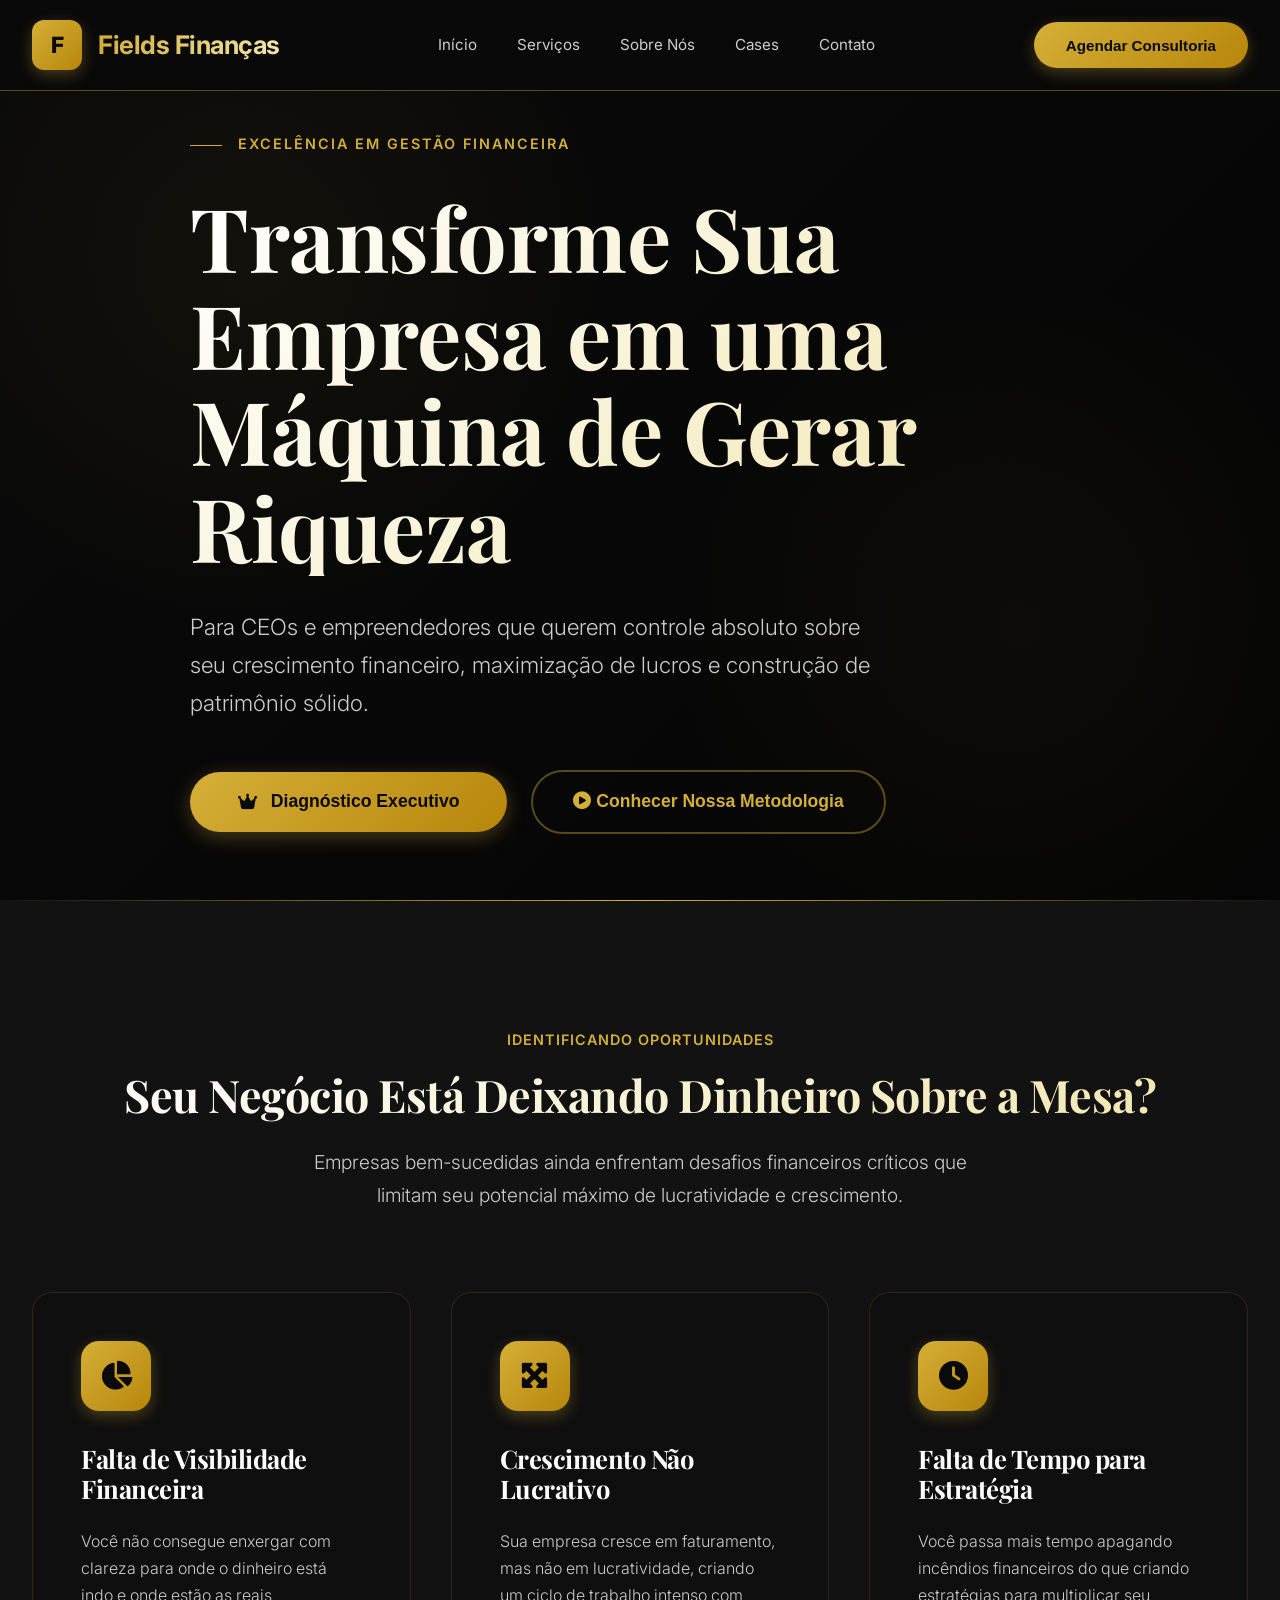
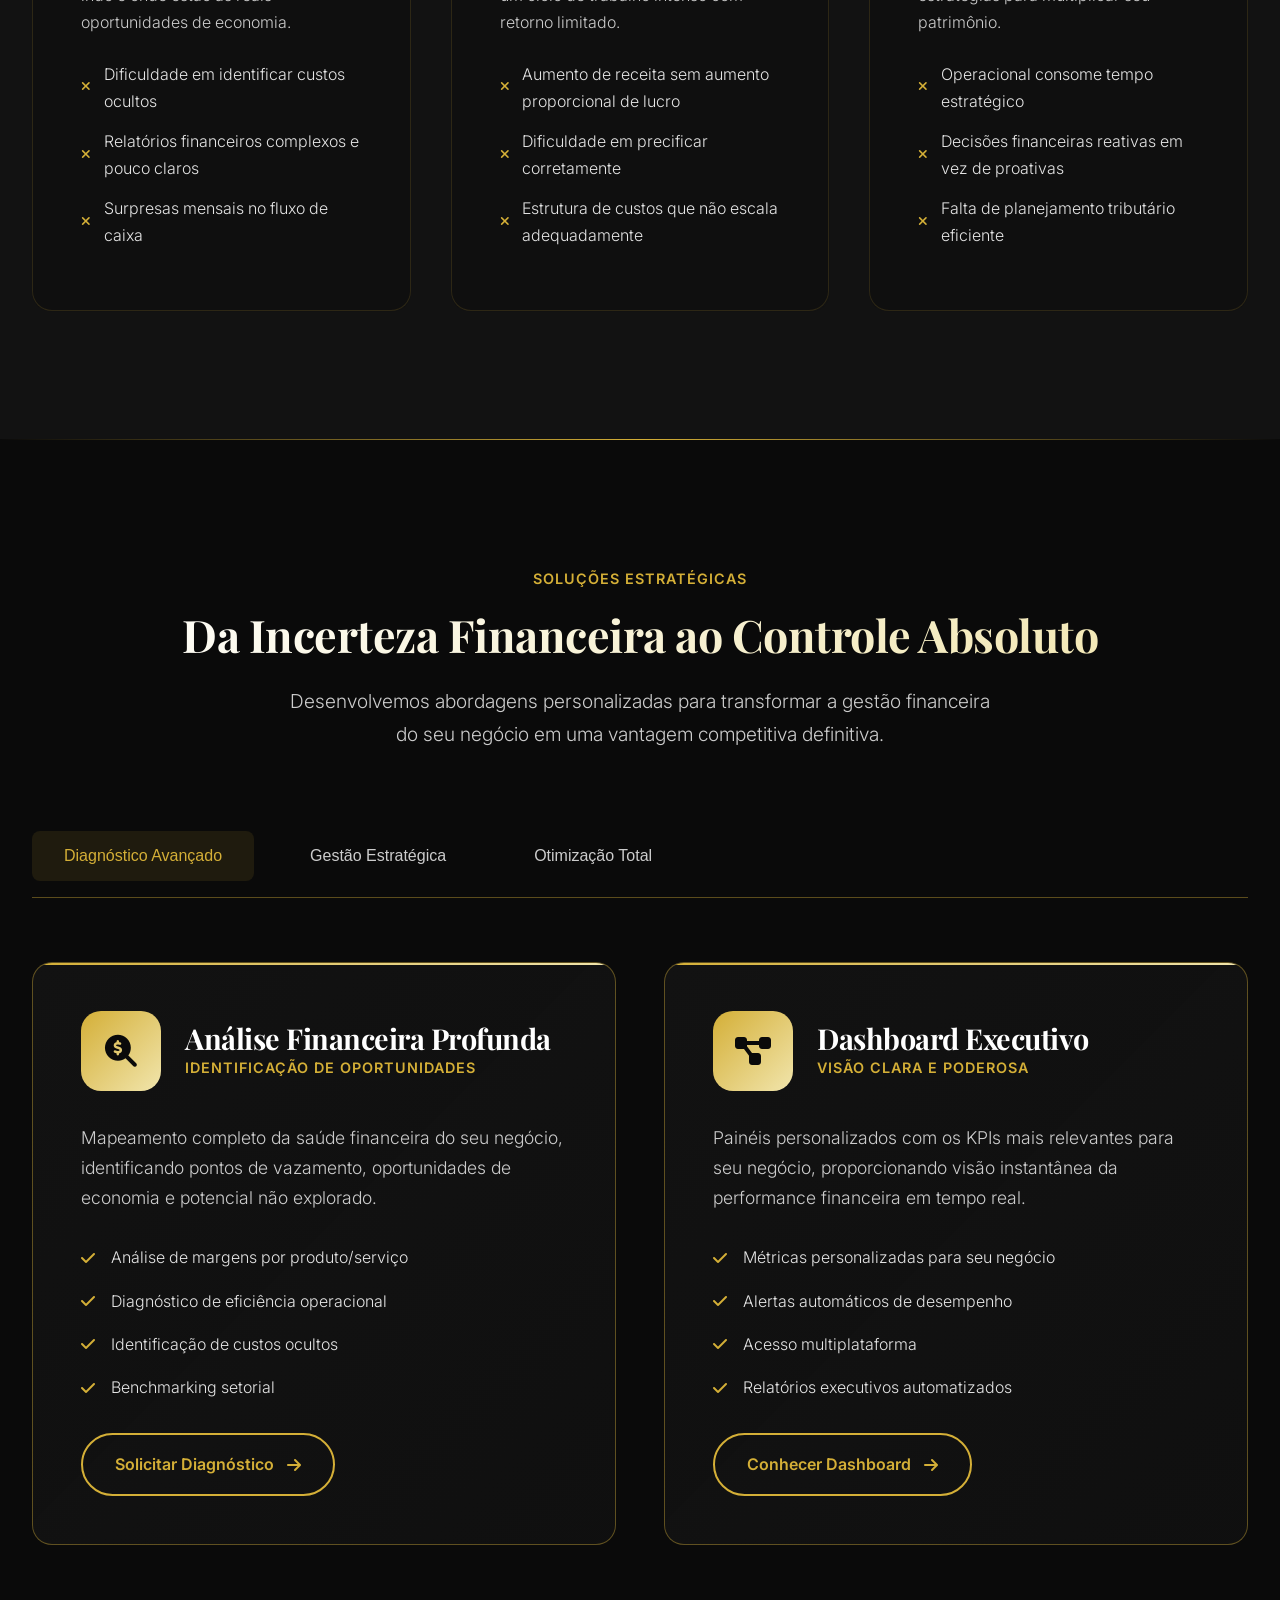
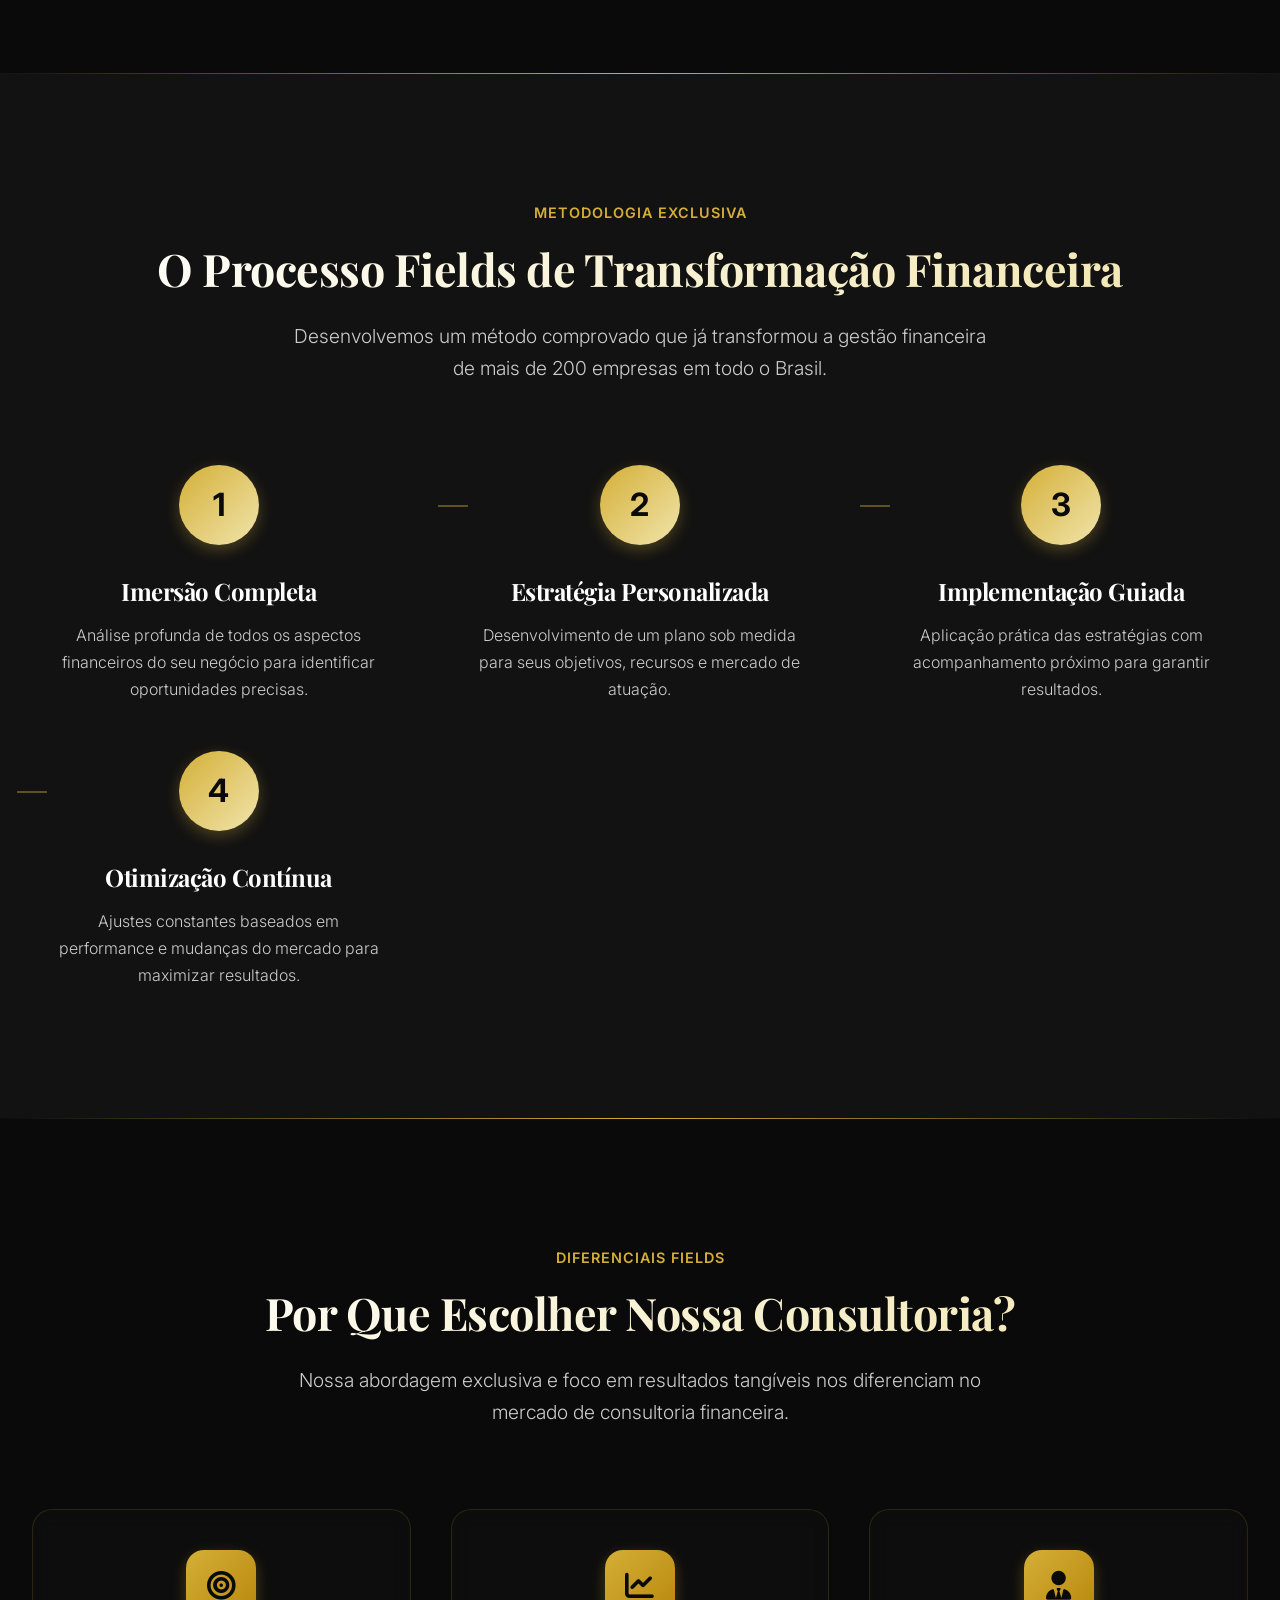
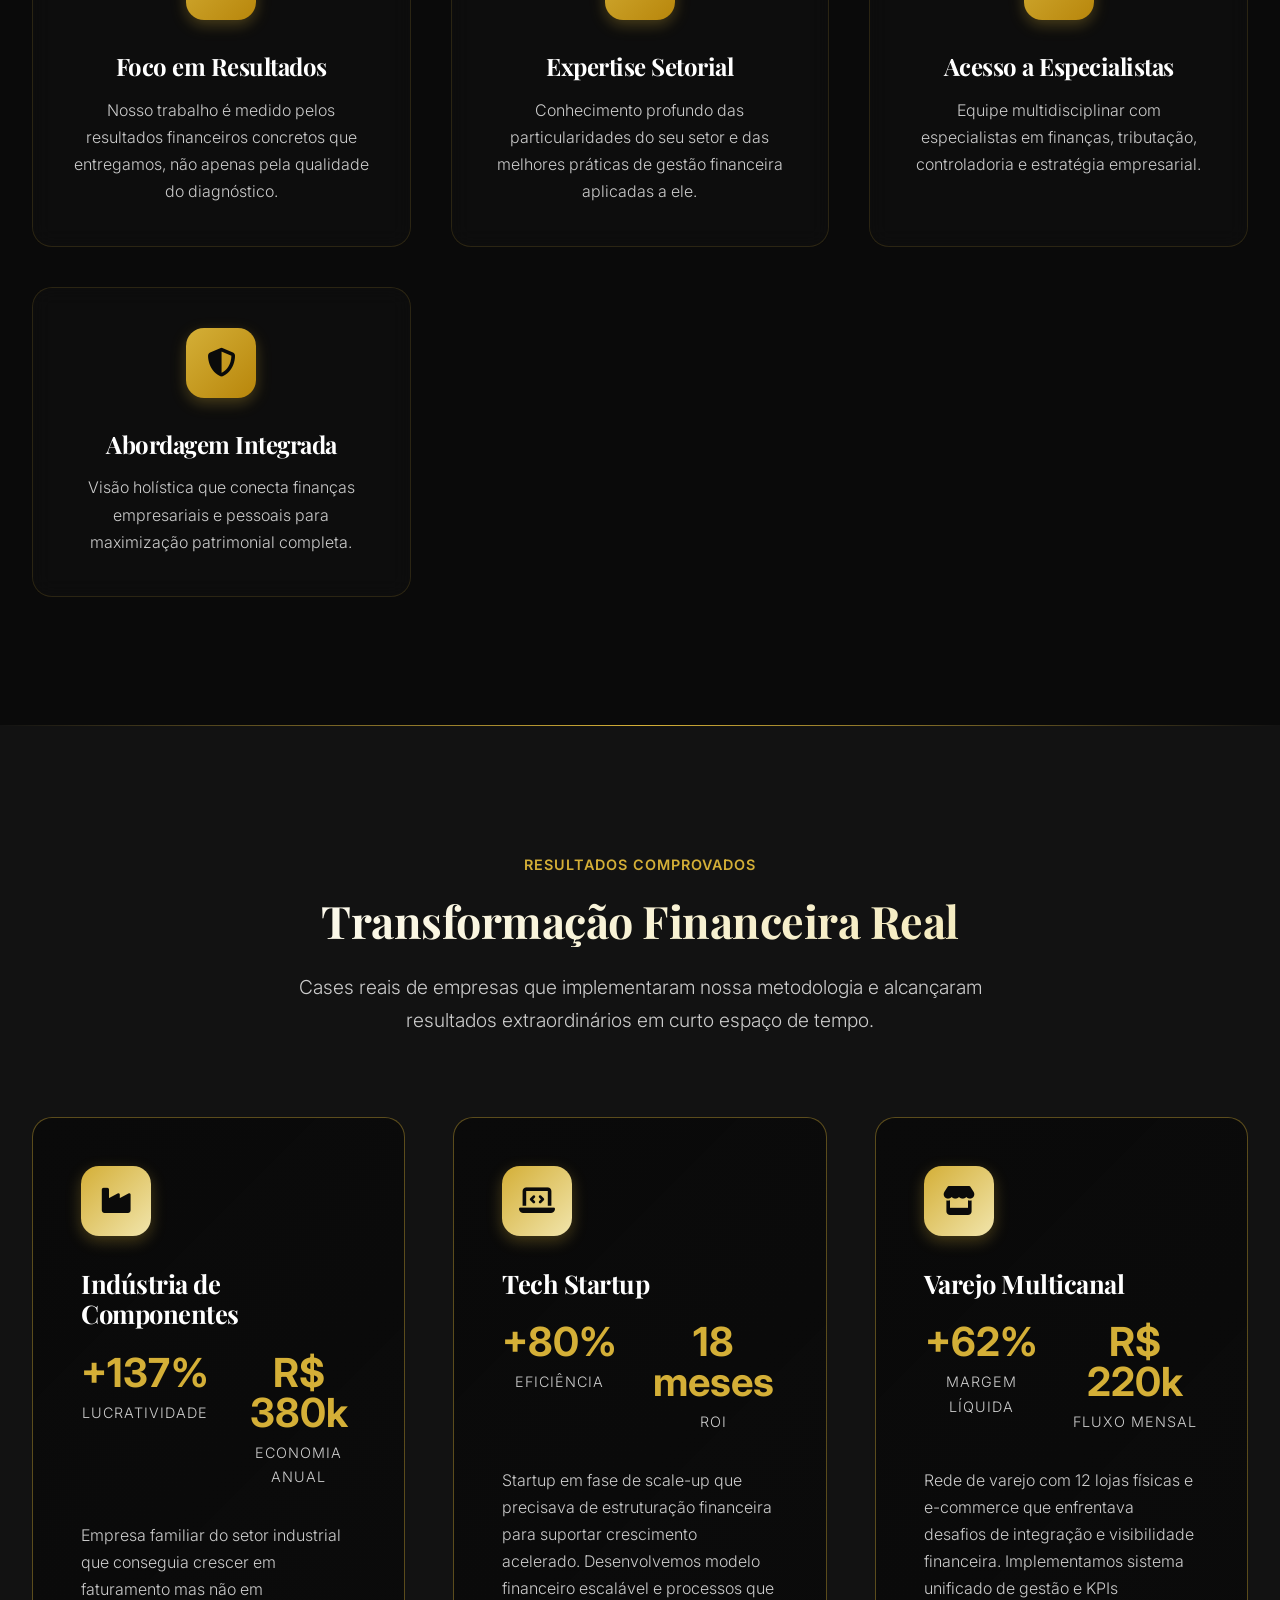
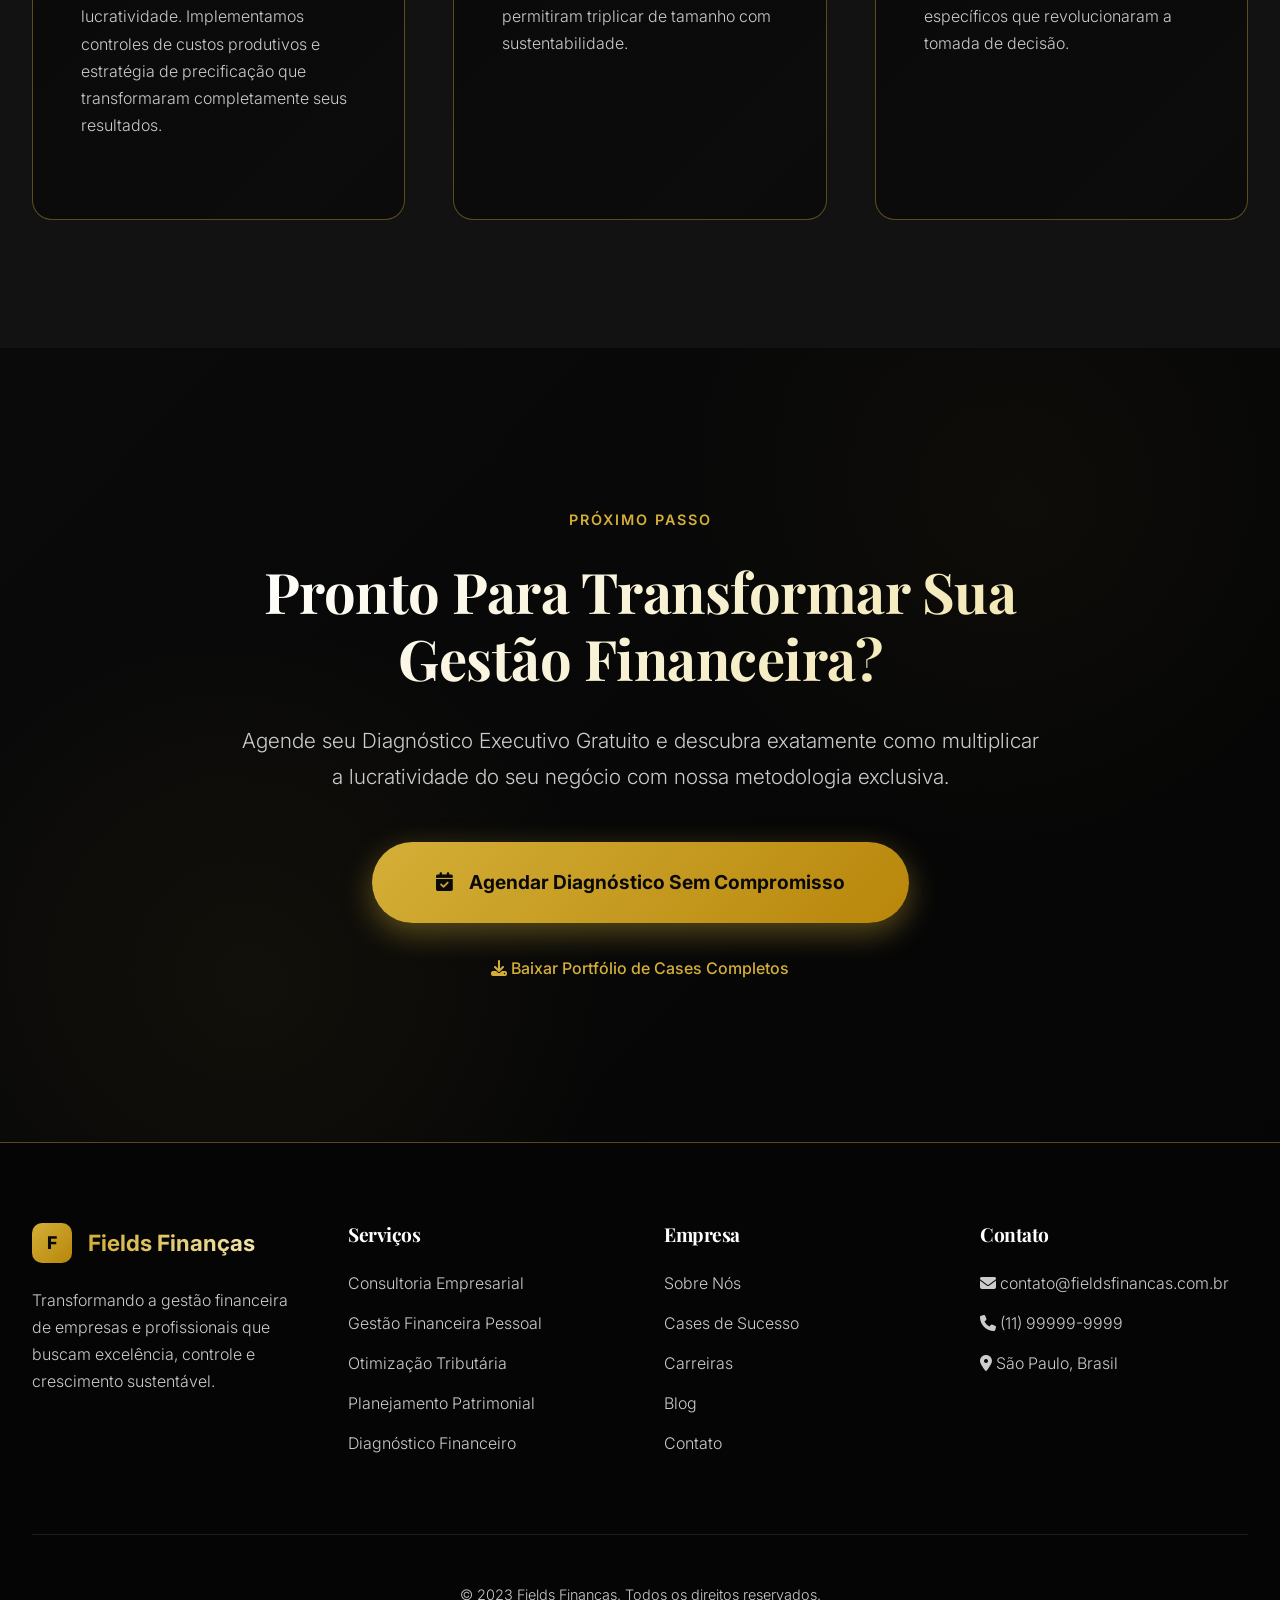
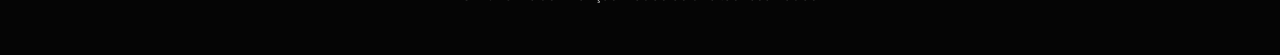
<file: empresarial.html>
<!DOCTYPE html>
<html lang="pt-BR">
<head>
    <meta charset="UTF-8">
    <meta name="viewport" content="width=device-width, initial-scale=1.0">
    <title>Gestão Financeira Empresarial Premium | Fields Finanças</title>
    <link href="https://fonts.googleapis.com/css2?family=Playfair+Display:wght@400;500;600;700&family=Inter:wght@300;400;500;600;700&display=swap" rel="stylesheet">
    <link href="https://cdnjs.cloudflare.com/ajax/libs/font-awesome/6.4.0/css/all.min.css" rel="stylesheet">
    <style>
        /* VARIÁVEIS GLOBAIS REFINADAS */
        :root {
            --primary-gold: #D4AF37;
            --primary-gold-light: #F1E5AC;
            --primary-gold-dark: #B8860B;
            --bg-dark: #0A0A0A;
            --bg-dark-secondary: #121212;
            --bg-darker: #050505;
            --text-white: #FFFFFF;
            --text-gray: #CCCCCC;
            --text-light-gray: #E5E5E5;
            --border-gold: rgba(212, 175, 55, 0.4);
            --shadow-gold: rgba(212, 175, 55, 0.25);
            --glass-bg: rgba(15, 15, 15, 0.7);
            --glass-border: rgba(212, 175, 55, 0.15);
            --transition: all 0.5s cubic-bezier(0.215, 0.61, 0.355, 1);
        }

        /* RESET E CONFIGURAÇÕES BASE */
        * {
            margin: 0;
            padding: 0;
            box-sizing: border-box;
        }

        html {
            scroll-behavior: smooth;
        }

        body {
            font-family: 'Inter', sans-serif;
            background-color: var(--bg-dark);
            color: var(--text-white);
            line-height: 1.7;
            overflow-x: hidden;
            font-weight: 300;
        }

        h1, h2, h3, h4, h5, h6 {
            font-family: 'Playfair Display', serif;
            font-weight: 700;
            line-height: 1.2;
            letter-spacing: -0.5px;
        }

        .container {
            max-width: 1400px;
            margin: 0 auto;
            padding: 0 2rem;
        }

        /* HEADER PREMIUM */
        .header {
            position: fixed;
            top: 0;
            left: 0;
            width: 100%;
            z-index: 1000;
            background: rgba(10, 10, 10, 0.98);
            backdrop-filter: blur(20px);
            border-bottom: 1px solid var(--border-gold);
            transition: var(--transition);
        }

        .header.scrolled {
            padding: 0.5rem 0;
            background: rgba(10, 10, 10, 0.95);
            box-shadow: 0 5px 20px rgba(0, 0, 0, 0.2);
        }

        .nav-content {
            display: flex;
            justify-content: space-between;
            align-items: center;
            height: 90px;
            padding: 0 2rem;
            max-width: 1400px;
            margin: 0 auto;
        }

        .logo {
            display: flex;
            align-items: center;
            gap: 1rem;
            color: var(--text-white);
            text-decoration: none;
        }

        .logo-icon {
            width: 50px;
            height: 50px;
            background: linear-gradient(135deg, var(--primary-gold) 0%, var(--primary-gold-dark) 100%);
            color: var(--bg-dark);
            border-radius: 12px;
            display: flex;
            align-items: center;
            justify-content: center;
            font-weight: 800;
            font-size: 1.4rem;
            box-shadow: 0 5px 15px rgba(212, 175, 55, 0.3);
        }

        .logo-text {
            font-size: 1.6rem;
            background: linear-gradient(to right, var(--primary-gold), var(--primary-gold-light));
            -webkit-background-clip: text;
            background-clip: text;
            color: transparent;
            font-weight: 700;
            letter-spacing: -0.5px;
        }

        .nav-links {
            display: flex;
            gap: 2.5rem;
            align-items: center;
        }

        .nav-link {
            color: var(--text-gray);
            text-decoration: none;
            font-weight: 400;
            font-size: 0.95rem;
            transition: var(--transition);
            position: relative;
        }

        .nav-link::after {
            content: '';
            position: absolute;
            bottom: -5px;
            left: 0;
            width: 0;
            height: 1px;
            background: var(--primary-gold);
            transition: var(--transition);
        }

        .nav-link:hover {
            color: var(--primary-gold-light);
        }

        .nav-link:hover::after {
            width: 100%;
        }

        .cta-button {
            padding: 0.9rem 2rem;
            background: linear-gradient(135deg, var(--primary-gold) 0%, var(--primary-gold-dark) 100%);
            color: var(--bg-dark);
            border: none;
            border-radius: 50px;
            font-weight: 600;
            font-size: 0.95rem;
            cursor: pointer;
            transition: var(--transition);
            box-shadow: 0 5px 15px rgba(212, 175, 55, 0.3);
        }

        .cta-button:hover {
            transform: translateY(-3px);
            box-shadow: 0 8px 25px rgba(212, 175, 55, 0.4);
        }

        /* HERO SECTION ULTRA PREMIUM */
        .hero {
            min-height: 100vh;
            display: flex;
            align-items: center;
            padding: 8rem 0 4rem;
            background: linear-gradient(135deg, var(--bg-dark) 0%, var(--bg-darker) 100%);
            position: relative;
            overflow: hidden;
        }

        .hero::before {
            content: '';
            position: absolute;
            top: 0;
            left: 0;
            width: 100%;
            height: 100%;
            background: 
                radial-gradient(circle at 20% 30%, rgba(212, 175, 55, 0.05) 0%, transparent 30%),
                radial-gradient(circle at 80% 70%, rgba(212, 175, 55, 0.03) 0%, transparent 30%);
            pointer-events: none;
        }

        .hero-content {
            position: relative;
            z-index: 2;
            max-width: 900px;
        }

        .hero-tag {
            display: inline-block;
            color: var(--primary-gold);
            font-size: 0.9rem;
            font-weight: 600;
            letter-spacing: 2px;
            text-transform: uppercase;
            margin-bottom: 2rem;
            position: relative;
            padding-left: 3rem;
        }

        .hero-tag::before {
            content: '';
            position: absolute;
            left: 0;
            top: 50%;
            width: 2rem;
            height: 1px;
            background: var(--primary-gold);
        }

        .hero h1 {
            font-size: clamp(3.5rem, 7vw, 5.5rem);
            margin-bottom: 2rem;
            line-height: 1.1;
            background: linear-gradient(135deg, var(--text-white) 0%, var(--primary-gold-light) 100%);
            -webkit-background-clip: text;
            background-clip: text;
            color: transparent;
        }

        .hero-subtitle {
            font-size: 1.4rem;
            color: var(--text-gray);
            margin-bottom: 3rem;
            max-width: 700px;
            font-weight: 300;
        }

        .hero-cta {
            display: flex;
            gap: 1.5rem;
            align-items: center;
        }

        .primary-button {
            padding: 1.2rem 3rem;
            background: linear-gradient(135deg, var(--primary-gold) 0%, var(--primary-gold-dark) 100%);
            color: var(--bg-dark);
            border: none;
            border-radius: 50px;
            font-weight: 700;
            font-size: 1.1rem;
            cursor: pointer;
            transition: var(--transition);
            box-shadow: 0 5px 20px rgba(212, 175, 55, 0.3);
            display: inline-flex;
            align-items: center;
            gap: 0.8rem;
        }

        .primary-button:hover {
            transform: translateY(-5px);
            box-shadow: 0 15px 30px rgba(212, 175, 55, 0.4);
        }

        .secondary-button {
            padding: 1.2rem 2.5rem;
            background: transparent;
            color: var(--primary-gold);
            border: 2px solid var(--border-gold);
            border-radius: 50px;
            font-weight: 600;
            font-size: 1.1rem;
            cursor: pointer;
            transition: var(--transition);
        }

        .secondary-button:hover {
            background: rgba(212, 175, 55, 0.1);
            transform: translateY(-5px);
        }

        /* SEÇÃO DE PROBLEMAS - Pain points dos clientes */
        .problems-section {
            padding: 8rem 0;
            background: var(--bg-dark-secondary);
            position: relative;
        }

        .problems-section::before {
            content: '';
            position: absolute;
            top: 0;
            left: 0;
            width: 100%;
            height: 1px;
            background: linear-gradient(90deg, transparent, var(--primary-gold), transparent);
        }

        .section-header {
            text-align: center;
            margin-bottom: 5rem;
        }

        .section-tag {
            color: var(--primary-gold);
            font-size: 0.9rem;
            font-weight: 600;
            letter-spacing: 1px;
            text-transform: uppercase;
            margin-bottom: 1rem;
        }

        .section-title {
            font-size: 2.8rem;
            margin-bottom: 1.5rem;
            background: linear-gradient(135deg, var(--text-white) 0%, var(--primary-gold-light) 100%);
            -webkit-background-clip: text;
            background-clip: text;
            color: transparent;
        }

        .section-description {
            color: var(--text-gray);
            max-width: 700px;
            margin: 0 auto;
            font-size: 1.2rem;
            font-weight: 300;
        }

        .problems-grid {
            display: grid;
            grid-template-columns: repeat(auto-fit, minmax(350px, 1fr));
            gap: 2.5rem;
            margin-top: 4rem;
        }

        .problem-card {
            background: var(--glass-bg);
            border: 1px solid var(--glass-border);
            border-radius: 20px;
            padding: 3rem;
            backdrop-filter: blur(10px);
            transition: var(--transition);
            position: relative;
            overflow: hidden;
        }

        .problem-card::before {
            content: '';
            position: absolute;
            top: 0;
            left: 0;
            width: 100%;
            height: 100%;
            background: linear-gradient(135deg, rgba(212, 175, 55, 0.05) 0%, transparent 100%);
            opacity: 0;
            transition: var(--transition);
        }

        .problem-card:hover {
            transform: translateY(-10px);
            border-color: var(--border-gold);
            box-shadow: 0 20px 40px rgba(0, 0, 0, 0.3);
        }

        .problem-card:hover::before {
            opacity: 1;
        }

        .problem-icon {
            width: 70px;
            height: 70px;
            background: linear-gradient(135deg, var(--primary-gold) 0%, var(--primary-gold-dark) 100%);
            color: var(--bg-dark);
            border-radius: 18px;
            display: flex;
            align-items: center;
            justify-content: center;
            font-size: 1.8rem;
            margin-bottom: 2rem;
            box-shadow: 0 5px 15px rgba(212, 175, 55, 0.3);
        }

        .problem-card h3 {
            font-size: 1.6rem;
            margin-bottom: 1.5rem;
            color: var(--text-white);
        }

        .problem-card p {
            color: var(--text-gray);
            margin-bottom: 1.5rem;
            font-weight: 300;
        }

        .problem-list {
            list-style: none;
        }

        .problem-list li {
            display: flex;
            align-items: center;
            gap: 0.8rem;
            margin-bottom: 0.8rem;
            color: var(--text-light-gray);
        }

        .problem-list i {
            color: var(--primary-gold);
            font-size: 0.8rem;
        }

        /* SEÇÃO DE SOLUÇÕES - Como resolvemos os problemas */
        .solutions-section {
            padding: 8rem 0;
            background: var(--bg-dark);
            position: relative;
        }

        .solutions-section::before {
            content: '';
            position: absolute;
            top: 0;
            left: 0;
            width: 100%;
            height: 1px;
            background: linear-gradient(90deg, transparent, var(--primary-gold), transparent);
        }

        .solutions-tabs {
            display: flex;
            gap: 1.5rem;
            margin-bottom: 4rem;
            border-bottom: 1px solid var(--border-gold);
            padding-bottom: 1rem;
        }

        .solution-tab {
            padding: 1rem 2rem;
            background: transparent;
            color: var(--text-gray);
            border: none;
            border-radius: 8px;
            font-weight: 500;
            font-size: 1rem;
            cursor: pointer;
            transition: var(--transition);
        }

        .solution-tab.active {
            background: rgba(212, 175, 55, 0.1);
            color: var(--primary-gold);
        }

        .solution-content {
            display: none;
        }

        .solution-content.active {
            display: block;
            animation: fadeIn 0.8s ease-out;
        }

        .solution-grid {
            display: grid;
            grid-template-columns: repeat(auto-fit, minmax(400px, 1fr));
            gap: 3rem;
        }

        .solution-card {
            background: linear-gradient(135deg, var(--bg-dark-secondary) 0%, rgba(18, 18, 18, 0.8) 100%);
            border: 1px solid var(--border-gold);
            border-radius: 20px;
            padding: 3rem;
            position: relative;
            overflow: hidden;
            transition: var(--transition);
        }

        .solution-card::before {
            content: '';
            position: absolute;
            top: 0;
            left: 0;
            width: 100%;
            height: 2px;
            background: linear-gradient(90deg, var(--primary-gold) 0%, var(--primary-gold-light) 100%);
        }

        .solution-card:hover {
            transform: translateY(-15px);
            box-shadow: 0 30px 60px rgba(0, 0, 0, 0.3);
            border-color: var(--primary-gold);
        }

        .solution-header {
            display: flex;
            align-items: center;
            gap: 1.5rem;
            margin-bottom: 2rem;
        }

        .solution-icon {
            width: 80px;
            height: 80px;
            background: linear-gradient(135deg, var(--primary-gold) 0%, var(--primary-gold-light) 100%);
            color: var(--bg-dark);
            border-radius: 20px;
            display: flex;
            align-items: center;
            justify-content: center;
            font-size: 2rem;
        }

        .solution-card h3 {
            font-size: 1.8rem;
            color: var(--text-white);
        }

        .solution-card .solution-subtitle {
            color: var(--primary-gold);
            font-size: 0.9rem;
            font-weight: 600;
            text-transform: uppercase;
            letter-spacing: 1px;
        }

        .solution-description {
            color: var(--text-gray);
            margin-bottom: 2rem;
            font-size: 1.1rem;
            line-height: 1.7;
            font-weight: 300;
        }

        .solution-features {
            list-style: none;
            margin-bottom: 2rem;
        }

        .solution-features li {
            display: flex;
            align-items: center;
            gap: 1rem;
            margin-bottom: 1rem;
            color: var(--text-light-gray);
        }

        .solution-features i {
            color: var(--primary-gold);
            font-size: 1rem;
        }

        .solution-cta {
            display: inline-flex;
            align-items: center;
            gap: 0.8rem;
            padding: 1rem 2rem;
            background: transparent;
            border: 2px solid var(--primary-gold);
            color: var(--primary-gold);
            border-radius: 50px;
            text-decoration: none;
            font-weight: 600;
            transition: var(--transition);
        }

        .solution-cta:hover {
            background: var(--primary-gold);
            color: var(--bg-dark);
            transform: translateY(-3px);
            box-shadow: 0 10px 30px var(--shadow-gold);
        }

        /* SEÇÃO DE METODOLOGIA - Como trabalhamos */
        .methodology-section {
            padding: 8rem 0;
            background: var(--bg-dark-secondary);
            position: relative;
        }

        .methodology-section::before {
            content: '';
            position: absolute;
            top: 0;
            left: 0;
            width: 100%;
            height: 1px;
            background: linear-gradient(90deg, transparent, var(--primary-gold), transparent);
        }

        .methodology-steps {
            display: grid;
            grid-template-columns: repeat(auto-fit, minmax(280px, 1fr));
            gap: 3rem;
            margin-top: 4rem;
            position: relative;
        }

        .methodology-step {
            text-align: center;
            position: relative;
            padding: 0 1.5rem;
        }

        .methodology-step::before {
            content: '';
            position: absolute;
            top: 40px;
            left: -15px;
            width: 30px;
            height: 2px;
            background: var(--border-gold);
        }

        .methodology-step:first-child::before {
            display: none;
        }

        .step-number {
            width: 80px;
            height: 80px;
            background: linear-gradient(135deg, var(--primary-gold) 0%, var(--primary-gold-light) 100%);
            color: var(--bg-dark);
            border-radius: 50%;
            display: flex;
            align-items: center;
            justify-content: center;
            font-size: 2rem;
            font-weight: 700;
            margin: 0 auto 2rem;
            box-shadow: 0 5px 15px rgba(212, 175, 55, 0.3);
        }

        .methodology-step h4 {
            font-size: 1.5rem;
            margin-bottom: 1rem;
            color: var(--text-white);
        }

        .methodology-step p {
            color: var(--text-gray);
            font-weight: 300;
        }

        /* SEÇÃO DE DIFERENCIAIS - O que nos torna únicos */
        .differentiators-section {
            padding: 8rem 0;
            background: var(--bg-dark);
            position: relative;
        }

        .differentiators-section::before {
            content: '';
            position: absolute;
            top: 0;
            left: 0;
            width: 100%;
            height: 1px;
            background: linear-gradient(90deg, transparent, var(--primary-gold), transparent);
        }

        .differentiators-grid {
            display: grid;
            grid-template-columns: repeat(auto-fit, minmax(300px, 1fr));
            gap: 2.5rem;
            margin-top: 4rem;
        }

        .differentiator-card {
            background: var(--glass-bg);
            border: 1px solid var(--glass-border);
            border-radius: 20px;
            padding: 2.5rem;
            backdrop-filter: blur(10px);
            transition: var(--transition);
            text-align: center;
        }

        .differentiator-card:hover {
            transform: translateY(-10px);
            border-color: var(--border-gold);
            box-shadow: 0 20px 40px rgba(0, 0, 0, 0.3);
        }

        .differentiator-icon {
            width: 70px;
            height: 70px;
            background: linear-gradient(135deg, var(--primary-gold) 0%, var(--primary-gold-dark) 100%);
            color: var(--bg-dark);
            border-radius: 18px;
            display: flex;
            align-items: center;
            justify-content: center;
            font-size: 1.8rem;
            margin: 0 auto 2rem;
            box-shadow: 0 5px 15px rgba(212, 175, 55, 0.3);
        }

        .differentiator-card h3 {
            font-size: 1.5rem;
            margin-bottom: 1rem;
            color: var(--text-white);
        }

        .differentiator-card p {
            color: var(--text-gray);
            font-weight: 300;
        }

        /* SEÇÃO DE TRANSFORMAÇÃO - Resultados e cases */
        .transformation-section {
            padding: 8rem 0;
            background: var(--bg-dark-secondary);
            position: relative;
        }

        .transformation-section::before {
            content: '';
            position: absolute;
            top: 0;
            left: 0;
            width: 100%;
            height: 1px;
            background: linear-gradient(90deg, transparent, var(--primary-gold), transparent);
        }

        .transformation-cards {
            display: grid;
            grid-template-columns: repeat(auto-fit, minmax(350px, 1fr));
            gap: 3rem;
            margin-top: 4rem;
        }

        .transformation-card {
            background: linear-gradient(135deg, var(--bg-dark) 0%, rgba(10, 10, 10, 0.8) 100%);
            border: 1px solid var(--border-gold);
            border-radius: 20px;
            padding: 3rem;
            position: relative;
            overflow: hidden;
            transition: var(--transition);
        }

        .transformation-card:hover {
            transform: translateY(-10px);
            box-shadow: 0 25px 50px rgba(0, 0, 0, 0.3);
        }

        .transformation-card::before {
            content: '';
            position: absolute;
            top: 0;
            left: 0;
            width: 100%;
            height: 100%;
            background: linear-gradient(135deg, rgba(212, 175, 55, 0.05) 0%, transparent 100%);
            opacity: 0;
            transition: var(--transition);
        }

        .transformation-card:hover::before {
            opacity: 1;
        }

        .transformation-icon {
            width: 70px;
            height: 70px;
            background: linear-gradient(135deg, var(--primary-gold) 0%, var(--primary-gold-light) 100%);
            color: var(--bg-dark);
            border-radius: 18px;
            display: flex;
            align-items: center;
            justify-content: center;
            font-size: 1.8rem;
            margin-bottom: 2rem;
            box-shadow: 0 5px 15px rgba(212, 175, 55, 0.3);
        }

        .transformation-card h3 {
            font-size: 1.6rem;
            margin-bottom: 1.5rem;
            color: var(--text-white);
        }

        .transformation-stats {
            display: flex;
            gap: 2rem;
            margin-bottom: 2rem;
        }

        .stat {
            text-align: center;
        }

        .stat-value {
            font-size: 2.5rem;
            font-weight: 700;
            color: var(--primary-gold);
            line-height: 1;
            margin-bottom: 0.5rem;
        }

        .stat-label {
            font-size: 0.9rem;
            color: var(--text-gray);
            text-transform: uppercase;
            letter-spacing: 1px;
        }

        .transformation-card p {
            color: var(--text-gray);
            margin-bottom: 2rem;
            font-weight: 300;
        }

        /* SEÇÃO FINAL DE CTA - Call to action premium */
        .final-cta-section {
            padding: 10rem 0;
            background: linear-gradient(135deg, var(--bg-dark) 0%, var(--bg-darker) 100%);
            text-align: center;
            position: relative;
            overflow: hidden;
        }

        .final-cta-section::before {
            content: '';
            position: absolute;
            top: 0;
            left: 0;
            width: 100%;
            height: 100%;
            background: 
                radial-gradient(circle at 20% 80%, rgba(212, 175, 55, 0.05) 0%, transparent 30%),
                radial-gradient(circle at 80% 20%, rgba(212, 175, 55, 0.03) 0%, transparent 30%);
            pointer-events: none;
        }

        .cta-content {
            max-width: 800px;
            margin: 0 auto;
            position: relative;
            z-index: 2;
        }

        .cta-tag {
            color: var(--primary-gold);
            font-size: 0.9rem;
            font-weight: 600;
            letter-spacing: 2px;
            text-transform: uppercase;
            margin-bottom: 1.5rem;
        }

        .cta-title {
            font-size: 3.5rem;
            margin-bottom: 2rem;
            background: linear-gradient(135deg, var(--text-white) 0%, var(--primary-gold-light) 100%);
            -webkit-background-clip: text;
            background-clip: text;
            color: transparent;
        }

        .cta-description {
            font-size: 1.3rem;
            color: var(--text-gray);
            margin-bottom: 3rem;
            font-weight: 300;
        }

        .primary-cta {
            display: inline-flex;
            align-items: center;
            gap: 1rem;
            padding: 1.5rem 4rem;
            background: linear-gradient(135deg, var(--primary-gold) 0%, var(--primary-gold-dark) 100%);
            color: var(--bg-dark);
            border-radius: 50px;
            text-decoration: none;
            font-weight: 700;
            font-size: 1.2rem;
            transition: var(--transition);
            box-shadow: 0 10px 30px rgba(212, 175, 55, 0.4);
        }

        .primary-cta:hover {
            transform: translateY(-8px);
            box-shadow: 0 20px 40px rgba(212, 175, 55, 0.5);
        }

        .secondary-cta {
            display: inline-block;
            margin-top: 2rem;
            color: var(--primary-gold);
            text-decoration: none;
            font-weight: 500;
            transition: var(--transition);
        }

        .secondary-cta:hover {
            color: var(--primary-gold-light);
        }

        /* FOOTER PREMIUM */
        .footer {
            background: var(--bg-darker);
            padding: 5rem 0 3rem;
            border-top: 1px solid var(--border-gold);
        }

        .footer-content {
            display: grid;
            grid-template-columns: repeat(auto-fit, minmax(250px, 1fr));
            gap: 3rem;
            margin-bottom: 4rem;
        }

        .footer-brand {
            max-width: 300px;
        }

        .footer-logo {
            display: flex;
            align-items: center;
            gap: 1rem;
            margin-bottom: 1.5rem;
        }

        .footer-logo-icon {
            width: 40px;
            height: 40px;
            background: linear-gradient(135deg, var(--primary-gold) 0%, var(--primary-gold-dark) 100%);
            color: var(--bg-dark);
            border-radius: 10px;
            display: flex;
            align-items: center;
            justify-content: center;
            font-weight: 800;
            font-size: 1.1rem;
        }

        .footer-logo-text {
            font-size: 1.4rem;
            background: linear-gradient(to right, var(--primary-gold), var(--primary-gold-light));
            -webkit-background-clip: text;
            background-clip: text;
            color: transparent;
            font-weight: 700;
        }

        .footer-description {
            color: var(--text-gray);
            margin-bottom: 2rem;
            font-weight: 300;
        }

        .footer-heading {
            font-size: 1.2rem;
            margin-bottom: 1.5rem;
            color: var(--text-white);
        }

        .footer-links {
            list-style: none;
        }

        .footer-links li {
            margin-bottom: 0.8rem;
        }

        .footer-links a {
            color: var(--text-gray);
            text-decoration: none;
            transition: var(--transition);
            font-weight: 300;
        }

        .footer-links a:hover {
            color: var(--primary-gold);
        }

        .footer-bottom {
            text-align: center;
            padding-top: 3rem;
            border-top: 1px solid rgba(255, 255, 255, 0.1);
        }

        .copyright {
            color: var(--text-gray);
            font-size: 0.9rem;
            font-weight: 300;
        }

        /* RESPONSIVIDADE AVANÇADA */
        @media (max-width: 1200px) {
            .container {
                padding: 0 1.5rem;
            }
        }

        @media (max-width: 992px) {
            .nav-links {
                display: none;
            }

            .hero-content {
                text-align: center;
                margin: 0 auto;
            }

            .hero-cta {
                justify-content: center;
            }

            .problems-grid,
            .solution-grid,
            .methodology-steps,
            .differentiators-grid,
            .transformation-cards {
                grid-template-columns: 1fr;
            }

            .methodology-step::before {
                display: none;
            }
        }

        @media (max-width: 768px) {
            .hero h1 {
                font-size: 2.8rem;
            }

            .hero-subtitle {
                font-size: 1.2rem;
            }

            .section-title {
                font-size: 2.2rem;
            }

            .primary-button,
            .secondary-button {
                padding: 1rem 2rem;
                font-size: 1rem;
            }

            .problem-card,
            .solution-card,
            .transformation-card {
                padding: 2rem;
            }

            .cta-title {
                font-size: 2.5rem;
            }

            .primary-cta {
                padding: 1.2rem 3rem;
                font-size: 1.1rem;
            }
        }

        @media (max-width: 576px) {
            .hero h1 {
                font-size: 2.2rem;
            }

            .hero-tag {
                padding-left: 2rem;
            }

            .hero-tag::before {
                width: 1.5rem;
            }

            .hero-cta {
                flex-direction: column;
            }

            .section-title {
                font-size: 2rem;
            }

            .transformation-stats {
                flex-direction: column;
                gap: 1rem;
            }

            .footer-content {
                grid-template-columns: 1fr;
            }
        }

        /* ANIMAÇÕES E EFEITOS ESPECIAIS */
        @keyframes fadeIn {
            from {
                opacity: 0;
                transform: translateY(30px);
            }
            to {
                opacity: 1;
                transform: translateY(0);
            }
        }

        .fade-in {
            animation: fadeIn 1s ease-out;
        }

        @keyframes pulse {
            0% {
                box-shadow: 0 0 0 0 rgba(212, 175, 55, 0.7);
            }
            70% {
                box-shadow: 0 0 0 15px rgba(212, 175, 55, 0);
            }
            100% {
                box-shadow: 0 0 0 0 rgba(212, 175, 55, 0);
            }
        }

        .pulse {
            animation: pulse 2s infinite;
        }

        /* Efeito de revelação ao scroll */
        .reveal {
            opacity: 0;
            transform: translateY(30px);
            transition: all 1s ease-out;
        }

        .reveal.revealed {
            opacity: 1;
            transform: translateY(0);
        }

        /* Efeito de brilho sutil em elementos dourados */
        .gold-glow {
            position: relative;
        }

        .gold-glow::after {
            content: '';
            position: absolute;
            top: -2px;
            left: -2px;
            right: -2px;
            bottom: -2px;
            background: linear-gradient(45deg, var(--primary-gold), var(--primary-gold-light), var(--primary-gold), var(--primary-gold-light));
            border-radius: inherit;
            z-index: -1;
            opacity: 0;
            transition: var(--transition);
        }

        .gold-glow:hover::after {
            opacity: 0.3;
            animation: rotate 3s linear infinite;
        }

        @keyframes rotate {
            0% {
                filter: hue-rotate(0deg);
            }
            100% {
                filter: hue-rotate(360deg);
            }
        }
    </style>
</head>
<body>
    <!-- HEADER PREMIUM -->
    <header class="header" id="header">
        <div class="nav-content">
            <a href="#" class="logo">
                <div class="logo-icon">F</div>
                <span class="logo-text">Fields Finanças</span>
            </a>
            
            <nav class="nav-links">
                <a href="#" class="nav-link">Início</a>
                <a href="#" class="nav-link">Serviços</a>
                <a href="#" class="nav-link">Sobre Nós</a>
                <a href="#" class="nav-link">Cases</a>
                <a href="#" class="nav-link">Contato</a>
            </nav>
            
            <button class="cta-button">Agendar Consultoria</button>
        </div>
    </header>

    <!-- HERO SECTION ULTRA PREMIUM -->
    <section class="hero">
        <div class="container">
            <div class="hero-content fade-in">
                <div class="hero-tag">Excelência em Gestão Financeira</div>
                <h1>Transforme Sua Empresa em uma Máquina de Gerar Riqueza</h1>
                <p class="hero-subtitle">
                    Para CEOs e empreendedores que querem controle absoluto sobre seu crescimento financeiro, 
                    maximização de lucros e construção de patrimônio sólido.
                </p>
                <div class="hero-cta">
                    <button class="primary-button gold-glow">
                        <i class="fas fa-crown"></i>
                        Diagnóstico Executivo
                    </button>
                    <button class="secondary-button">
                        <i class="fas fa-play-circle"></i>
                        Conhecer Nossa Metodologia
                    </button>
                </div>
            </div>
        </div>
    </section>

    <!-- SEÇÃO DE PROBLEMAS - Pain points dos clientes -->
    <section class="problems-section">
        <div class="container">
            <div class="section-header reveal">
                <div class="section-tag">Identificando Oportunidades</div>
                <h2 class="section-title">Seu Negócio Está Deixando Dinheiro Sobre a Mesa?</h2>
                <p class="section-description">
                    Empresas bem-sucedidas ainda enfrentam desafios financeiros críticos que limitam 
                    seu potencial máximo de lucratividade e crescimento.
                </p>
            </div>

            <div class="problems-grid">
                <div class="problem-card reveal">
                    <div class="problem-icon">
                        <i class="fas fa-chart-pie"></i>
                    </div>
                    <h3>Falta de Visibilidade Financeira</h3>
                    <p>Você não consegue enxergar com clareza para onde o dinheiro está indo e onde estão as reais oportunidades de economia.</p>
                    <ul class="problem-list">
                        <li><i class="fas fa-times"></i> Dificuldade em identificar custos ocultos</li>
                        <li><i class="fas fa-times"></i> Relatórios financeiros complexos e pouco claros</li>
                        <li><i class="fas fa-times"></i> Surpresas mensais no fluxo de caixa</li>
                    </ul>
                </div>

                <div class="problem-card reveal">
                    <div class="problem-icon">
                        <i class="fas fa-expand-arrows-alt"></i>
                    </div>
                    <h3>Crescimento Não Lucrativo</h3>
                    <p>Sua empresa cresce em faturamento, mas não em lucratividade, criando um ciclo de trabalho intenso com retorno limitado.</p>
                    <ul class="problem-list">
                        <li><i class="fas fa-times"></i> Aumento de receita sem aumento proporcional de lucro</li>
                        <li><i class="fas fa-times"></i> Dificuldade em precificar corretamente</li>
                        <li><i class="fas fa-times"></i> Estrutura de custos que não escala adequadamente</li>
                    </ul>
                </div>

                <div class="problem-card reveal">
                    <div class="problem-icon">
                        <i class="fas fa-clock"></i>
                    </div>
                    <h3>Falta de Tempo para Estratégia</h3>
                    <p>Você passa mais tempo apagando incêndios financeiros do que criando estratégias para multiplicar seu patrimônio.</p>
                    <ul class="problem-list">
                        <li><i class="fas fa-times"></i> Operacional consome tempo estratégico</li>
                        <li><i class="fas fa-times"></i> Decisões financeiras reativas em vez de proativas</li>
                        <li><i class="fas fa-times"></i> Falta de planejamento tributário eficiente</li>
                    </ul>
                </div>
            </div>
        </div>
    </section>

    <!-- SEÇÃO DE SOLUÇÕES - Como resolvemos os problemas -->
    <section class="solutions-section">
        <div class="container">
            <div class="section-header reveal">
                <div class="section-tag">Soluções Estratégicas</div>
                <h2 class="section-title">Da Incerteza Financeira ao Controle Absoluto</h2>
                <p class="section-description">
                    Desenvolvemos abordagens personalizadas para transformar a gestão financeira 
                    do seu negócio em uma vantagem competitiva definitiva.
                </p>
            </div>

            <div class="solutions-tabs">
                <button class="solution-tab active" data-tab="diagnostico">Diagnóstico Avançado</button>
                <button class="solution-tab" data-tab="gestao">Gestão Estratégica</button>
                <button class="solution-tab" data-tab="otimizacao">Otimização Total</button>
            </div>

            <div class="solution-content active" id="diagnostico">
                <div class="solution-grid">
                    <div class="solution-card gold-glow">
                        <div class="solution-header">
                            <div class="solution-icon">
                                <i class="fas fa-search-dollar"></i>
                            </div>
                            <div>
                                <h3>Análise Financeira Profunda</h3>
                                <div class="solution-subtitle">Identificação de Oportunidades</div>
                            </div>
                        </div>
                        
                        <p class="solution-description">
                            Mapeamento completo da saúde financeira do seu negócio, identificando 
                            pontos de vazamento, oportunidades de economia e potencial não explorado.
                        </p>

                        <ul class="solution-features">
                            <li><i class="fas fa-check"></i> Análise de margens por produto/serviço</li>
                            <li><i class="fas fa-check"></i> Diagnóstico de eficiência operacional</li>
                            <li><i class="fas fa-check"></i> Identificação de custos ocultos</li>
                            <li><i class="fas fa-check"></i> Benchmarking setorial</li>
                        </ul>

                        <a href="#" class="solution-cta">
                            Solicitar Diagnóstico
                            <i class="fas fa-arrow-right"></i>
                        </a>
                    </div>

                    <div class="solution-card gold-glow">
                        <div class="solution-header">
                            <div class="solution-icon">
                                <i class="fas fa-project-diagram"></i>
                            </div>
                            <div>
                                <h3>Dashboard Executivo</h3>
                                <div class="solution-subtitle">Visão Clara e Poderosa</div>
                            </div>
                        </div>
                        
                        <p class="solution-description">
                            Painéis personalizados com os KPIs mais relevantes para seu negócio, 
                            proporcionando visão instantânea da performance financeira em tempo real.
                        </p>

                        <ul class="solution-features">
                            <li><i class="fas fa-check"></i> Métricas personalizadas para seu negócio</li>
                            <li><i class="fas fa-check"></i> Alertas automáticos de desempenho</li>
                            <li><i class="fas fa-check"></i> Acesso multiplataforma</li>
                            <li><i class="fas fa-check"></i> Relatórios executivos automatizados</li>
                        </ul>

                        <a href="#" class="solution-cta">
                            Conhecer Dashboard
                            <i class="fas fa-arrow-right"></i>
                        </a>
                    </div>
                </div>
            </div>

            <!-- Conteúdo das outras abas seria carregado aqui -->
        </div>
    </section>

    <!-- SEÇÃO DE METODOLOGIA - Como trabalhamos -->
    <section class="methodology-section">
        <div class="container">
            <div class="section-header reveal">
                <div class="section-tag">Metodologia Exclusiva</div>
                <h2 class="section-title">O Processo Fields de Transformação Financeira</h2>
                <p class="section-description">
                    Desenvolvemos um método comprovado que já transformou a gestão financeira 
                    de mais de 200 empresas em todo o Brasil.
                </p>
            </div>

            <div class="methodology-steps">
                <div class="methodology-step reveal">
                    <div class="step-number">1</div>
                    <h4>Imersão Completa</h4>
                    <p>Análise profunda de todos os aspectos financeiros do seu negócio para identificar oportunidades precisas.</p>
                </div>

                <div class="methodology-step reveal">
                    <div class="step-number">2</div>
                    <h4>Estratégia Personalizada</h4>
                    <p>Desenvolvimento de um plano sob medida para seus objetivos, recursos e mercado de atuação.</p>
                </div>

                <div class="methodology-step reveal">
                    <div class="step-number">3</div>
                    <h4>Implementação Guiada</h4>
                    <p>Aplicação prática das estratégias com acompanhamento próximo para garantir resultados.</p>
                </div>

                <div class="methodology-step reveal">
                    <div class="step-number">4</div>
                    <h4>Otimização Contínua</h4>
                    <p>Ajustes constantes baseados em performance e mudanças do mercado para maximizar resultados.</p>
                </div>
            </div>
        </div>
    </section>

    <!-- SEÇÃO DE DIFERENCIAIS - O que nos torna únicos -->
    <section class="differentiators-section">
        <div class="container">
            <div class="section-header reveal">
                <div class="section-tag">Diferenciais Fields</div>
                <h2 class="section-title">Por Que Escolher Nossa Consultoria?</h2>
                <p class="section-description">
                    Nossa abordagem exclusiva e foco em resultados tangíveis nos diferenciam 
                    no mercado de consultoria financeira.
                </p>
            </div>

            <div class="differentiators-grid">
                <div class="differentiator-card reveal">
                    <div class="differentiator-icon">
                        <i class="fas fa-bullseye"></i>
                    </div>
                    <h3>Foco em Resultados</h3>
                    <p>Nosso trabalho é medido pelos resultados financeiros concretos que entregamos, não apenas pela qualidade do diagnóstico.</p>
                </div>

                <div class="differentiator-card reveal">
                    <div class="differentiator-icon">
                        <i class="fas fa-chart-line"></i>
                    </div>
                    <h3>Expertise Setorial</h3>
                    <p>Conhecimento profundo das particularidades do seu setor e das melhores práticas de gestão financeira aplicadas a ele.</p>
                </div>

                <div class="differentiator-card reveal">
                    <div class="differentiator-icon">
                        <i class="fas fa-user-tie"></i>
                    </div>
                    <h3>Acesso a Especialistas</h3>
                    <p>Equipe multidisciplinar com especialistas em finanças, tributação, controladoria e estratégia empresarial.</p>
                </div>

                <div class="differentiator-card reveal">
                    <div class="differentiator-icon">
                        <i class="fas fa-shield-alt"></i>
                    </div>
                    <h3>Abordagem Integrada</h3>
                    <p>Visão holística que conecta finanças empresariais e pessoais para maximização patrimonial completa.</p>
                </div>
            </div>
        </div>
    </section>

    <!-- SEÇÃO DE TRANSFORMAÇÃO - Resultados e cases -->
    <section class="transformation-section">
        <div class="container">
            <div class="section-header reveal">
                <div class="section-tag">Resultados Comprovados</div>
                <h2 class="section-title">Transformação Financeira Real</h2>
                <p class="section-description">
                    Cases reais de empresas que implementaram nossa metodologia e alcançaram 
                    resultados extraordinários em curto espaço de tempo.
                </p>
            </div>

            <div class="transformation-cards">
                <div class="transformation-card reveal">
                    <div class="transformation-icon">
                        <i class="fas fa-industry"></i>
                    </div>
                    <h3>Indústria de Componentes</h3>
                    <div class="transformation-stats">
                        <div class="stat">
                            <div class="stat-value">+137%</div>
                            <div class="stat-label">Lucratividade</div>
                        </div>
                        <div class="stat">
                            <div class="stat-value">R$ 380k</div>
                            <div class="stat-label">Economia Anual</div>
                        </div>
                    </div>
                    <p>Empresa familiar do setor industrial que conseguia crescer em faturamento mas não em lucratividade. Implementamos controles de custos produtivos e estratégia de precificação que transformaram completamente seus resultados.</p>
                </div>

                <div class="transformation-card reveal">
                    <div class="transformation-icon">
                        <i class="fas fa-laptop-code"></i>
                    </div>
                    <h3>Tech Startup</h3>
                    <div class="transformation-stats">
                        <div class="stat">
                            <div class="stat-value">+80%</div>
                            <div class="stat-label">Eficiência</div>
                        </div>
                        <div class="stat">
                            <div class="stat-value">18 meses</div>
                            <div class="stat-label">ROI</div>
                        </div>
                    </div>
                    <p>Startup em fase de scale-up que precisava de estruturação financeira para suportar crescimento acelerado. Desenvolvemos modelo financeiro escalável e processos que permitiram triplicar de tamanho com sustentabilidade.</p>
                </div>

                <div class="transformation-card reveal">
                    <div class="transformation-icon">
                        <i class="fas fa-store"></i>
                    </div>
                    <h3>Varejo Multicanal</h3>
                    <div class="transformation-stats">
                        <div class="stat">
                            <div class="stat-value">+62%</div>
                            <div class="stat-label">Margem Líquida</div>
                        </div>
                        <div class="stat">
                            <div class="stat-value">R$ 220k</div>
                            <div class="stat-label">Fluxo Mensal</div>
                        </div>
                    </div>
                    <p>Rede de varejo com 12 lojas físicas e e-commerce que enfrentava desafios de integração e visibilidade financeira. Implementamos sistema unificado de gestão e KPIs específicos que revolucionaram a tomada de decisão.</p>
                </div>
            </div>
        </div>
    </section>

    <!-- SEÇÃO FINAL DE CTA - Call to action premium -->
    <section class="final-cta-section">
        <div class="container">
            <div class="cta-content reveal">
                <div class="cta-tag">Próximo Passo</div>
                <h2 class="cta-title">Pronto Para Transformar Sua Gestão Financeira?</h2>
                <p class="cta-description">
                    Agende seu Diagnóstico Executivo Gratuito e descubra exatamente como 
                    multiplicar a lucratividade do seu negócio com nossa metodologia exclusiva.
                </p>
                <a href="#" class="primary-cta gold-glow pulse">
                    <i class="fas fa-calendar-check"></i>
                    Agendar Diagnóstico Sem Compromisso
                </a>
                <br>
                <a href="#" class="secondary-cta">
                    <i class="fas fa-download"></i>
                    Baixar Portfólio de Cases Completos
                </a>
            </div>
        </div>
    </section>

    <!-- FOOTER PREMIUM -->
    <footer class="footer">
        <div class="container">
            <div class="footer-content">
                <div class="footer-brand">
                    <div class="footer-logo">
                        <div class="footer-logo-icon">F</div>
                        <span class="footer-logo-text">Fields Finanças</span>
                    </div>
                    <p class="footer-description">
                        Transformando a gestão financeira de empresas e profissionais 
                        que buscam excelência, controle e crescimento sustentável.
                    </p>
                </div>

                <div class="footer-links-column">
                    <h4 class="footer-heading">Serviços</h4>
                    <ul class="footer-links">
                        <li><a href="#">Consultoria Empresarial</a></li>
                        <li><a href="#">Gestão Financeira Pessoal</a></li>
                        <li><a href="#">Otimização Tributária</a></li>
                        <li><a href="#">Planejamento Patrimonial</a></li>
                        <li><a href="#">Diagnóstico Financeiro</a></li>
                    </ul>
                </div>

                <div class="footer-links-column">
                    <h4 class="footer-heading">Empresa</h4>
                    <ul class="footer-links">
                        <li><a href="#">Sobre Nós</a></li>
                        <li><a href="#">Cases de Sucesso</a></li>
                        <li><a href="#">Carreiras</a></li>
                        <li><a href="#">Blog</a></li>
                        <li><a href="#">Contato</a></li>
                    </ul>
                </div>

                <div class="footer-links-column">
                    <h4 class="footer-heading">Contato</h4>
                    <ul class="footer-links">
                        <li><a href="#"><i class="fas fa-envelope"></i> contato@fieldsfinancas.com.br</a></li>
                        <li><a href="#"><i class="fas fa-phone"></i> (11) 99999-9999</a></li>
                        <li><a href="#"><i class="fas fa-map-marker-alt"></i> São Paulo, Brasil</a></li>
                    </ul>
                </div>
            </div>

            <div class="footer-bottom">
                <p class="copyright">© 2023 Fields Finanças. Todos os direitos reservados.</p>
            </div>
        </div>
    </footer>

    <!-- JAVASCRIPT PARA INTERATIVIDADE E ANIMAÇÕES -->
    <script>
        // Header scroll effect
        window.addEventListener('scroll', function() {
            const header = document.getElementById('header');
            if (window.scrollY > 50) {
                header.classList.add('scrolled');
            } else {
                header.classList.remove('scrolled');
            }
        });

        // Reveal elements on scroll
        function revealOnScroll() {
            const reveals = document.querySelectorAll('.reveal');
            
            reveals.forEach(element => {
                const elementTop = element.getBoundingClientRect().top;
                const elementVisible = 150;
                
                if (elementTop < window.innerHeight - elementVisible) {
                    element.classList.add('revealed');
                }
            });
        }

        // Tab functionality for solutions section
        function initSolutionTabs() {
            const tabs = document.querySelectorAll('.solution-tab');
            const contents = document.querySelectorAll('.solution-content');
            
            tabs.forEach(tab => {
                tab.addEventListener('click', function() {
                    const tabId = this.getAttribute('data-tab');
                    
                    // Remove active class from all tabs and contents
                    tabs.forEach(t => t.classList.remove('active'));
                    contents.forEach(c => c.classList.remove('active'));
                    
                    // Add active class to clicked tab and corresponding content
                    this.classList.add('active');
                    document.getElementById(tabId).classList.add('active');
                });
            });
        }

        // Smooth scroll for navigation links
        function initSmoothScroll() {
            document.querySelectorAll('a[href^="#"]').forEach(anchor => {
                anchor.addEventListener('click', function (e) {
                    e.preventDefault();
                    const target = document.querySelector(this.getAttribute('href'));
                    if (target) {
                        target.scrollIntoView({
                            behavior: 'smooth',
                            block: 'start'
                        });
                    }
                });
            });
        }

        // Initialize everything when the DOM is loaded
        document.addEventListener('DOMContentLoaded', function() {
            revealOnScroll();
            initSolutionTabs();
            initSmoothScroll();
        });

        // Listen for scroll events
        window.addEventListener('scroll', revealOnScroll);
    </script>
</body>
</html>
</file>
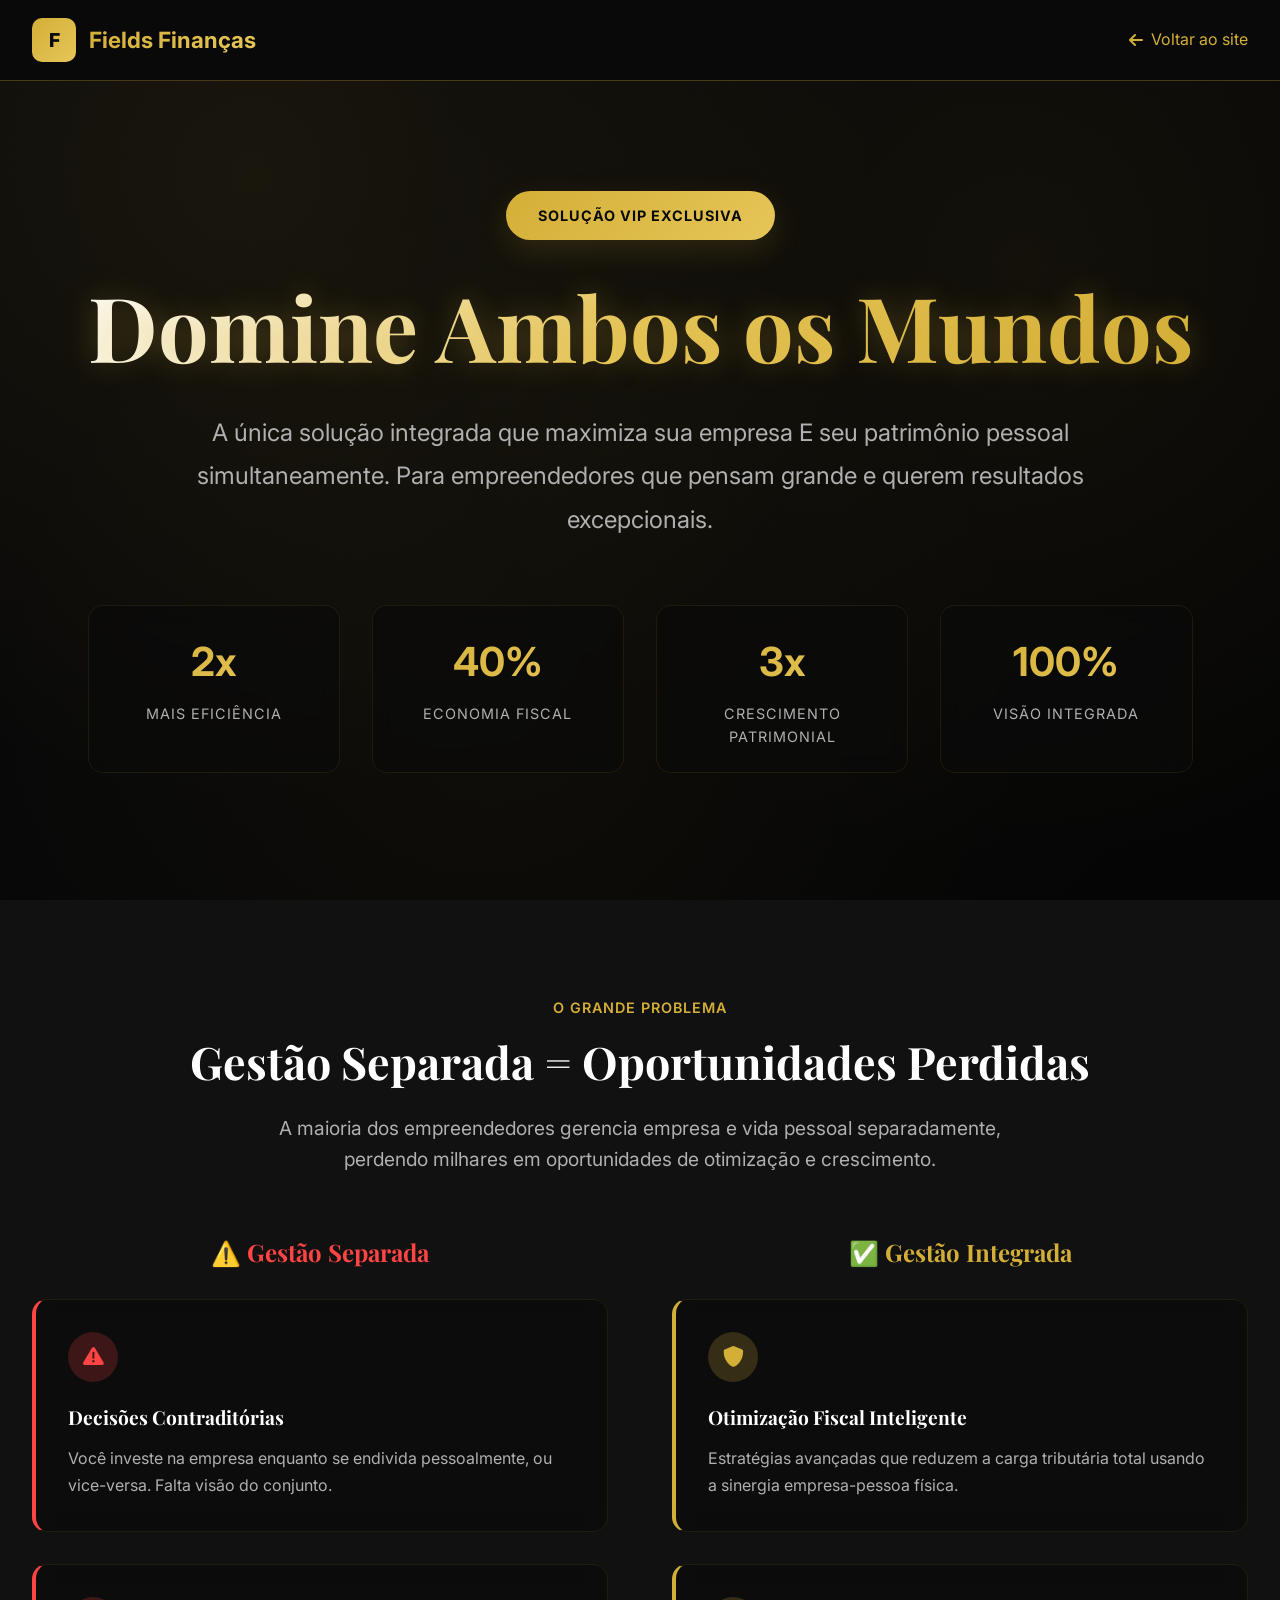
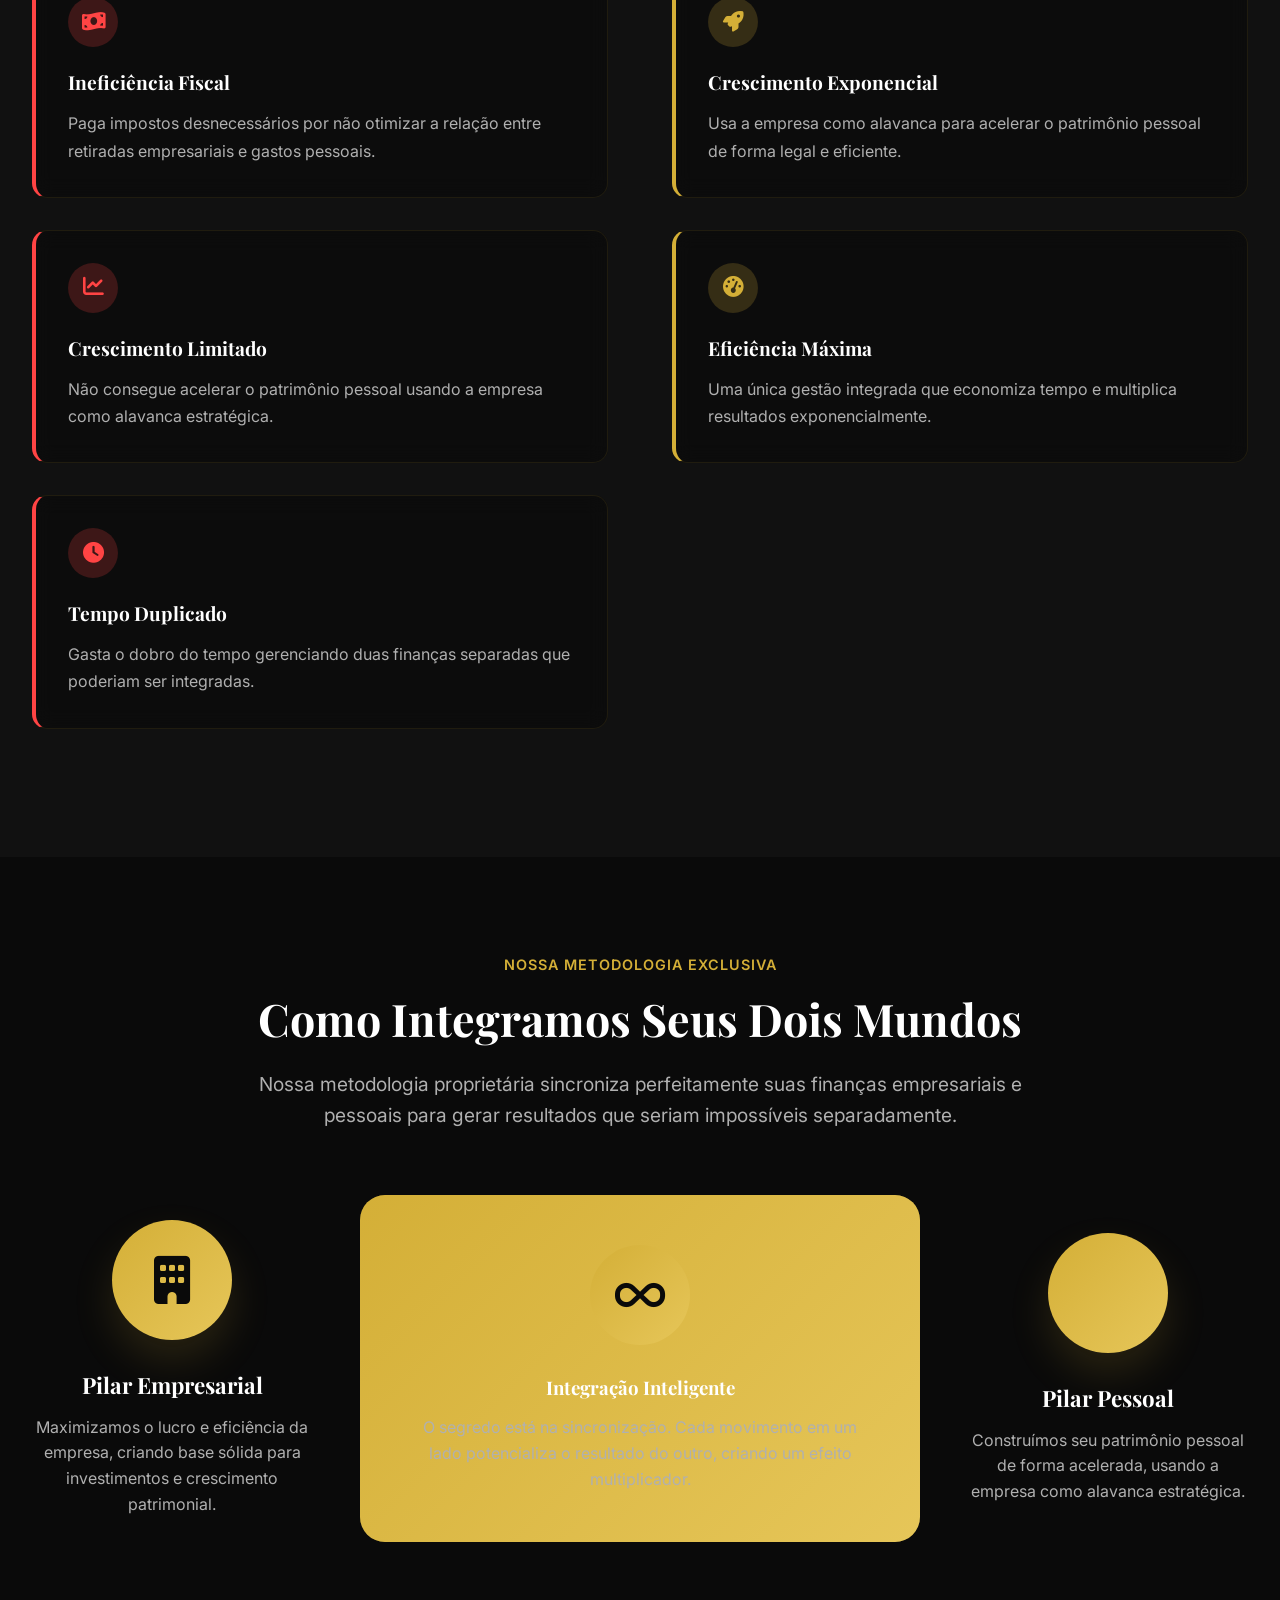
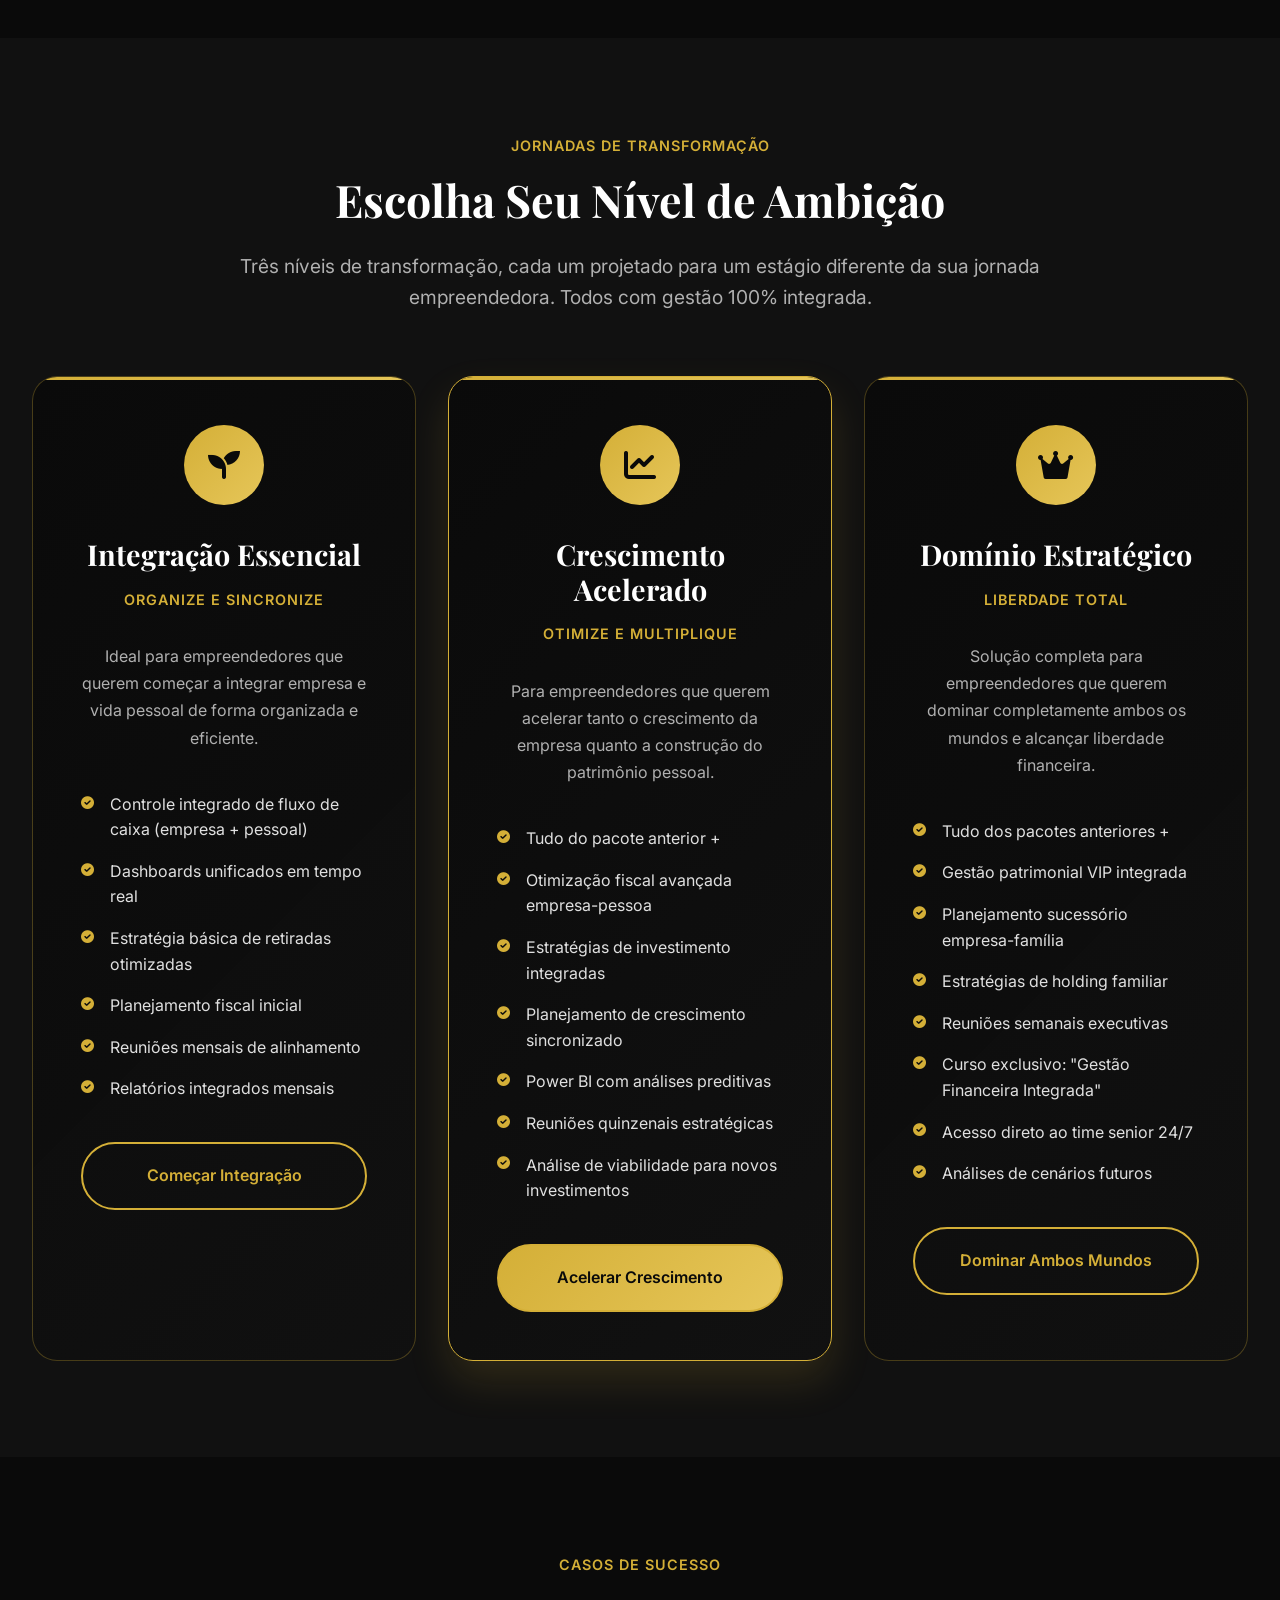
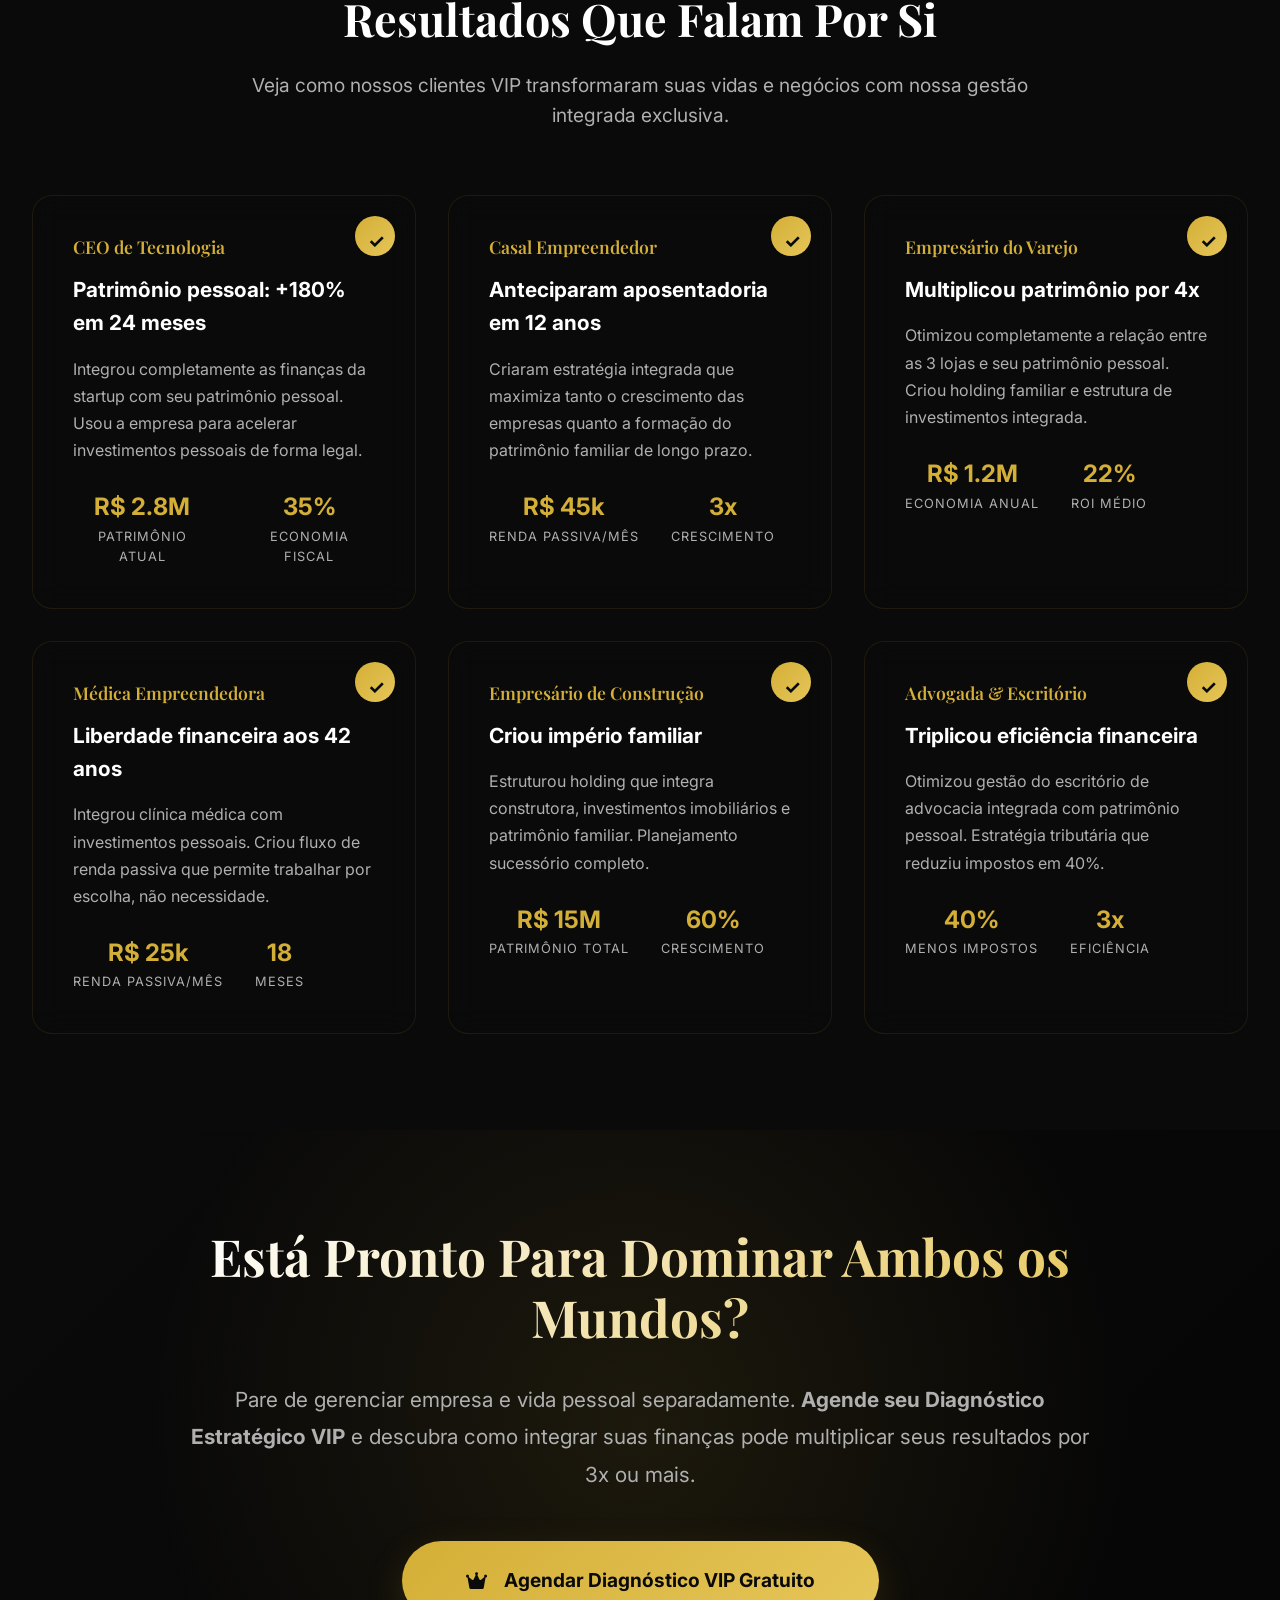
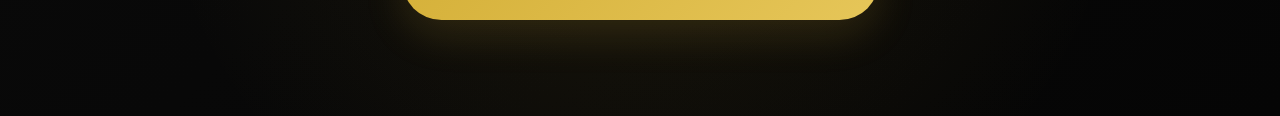
<file: pessoal+empresarial.html>
<!DOCTYPE html>
<html lang="pt-BR">
<head>
    <meta charset="UTF-8">
    <meta name="viewport" content="width=device-width, initial-scale=1.0">
    <title>Gestão Integrada - Fields Finanças</title>
    <link href="https://fonts.googleapis.com/css2?family=Playfair+Display:wght@400;700&family=Inter:wght@300;400;500;600;700&display=swap" rel="stylesheet">
    <link href="https://cdnjs.cloudflare.com/ajax/libs/font-awesome/6.0.0/css/all.min.css" rel="stylesheet">
    <style>
        /* VARIÁVEIS GLOBAIS - Padrão premium Fields */
        :root {
            --primary-gold: #D4AF37;
            --primary-gold-light: #E6C659;
            --primary-gold-dark: #B59530;
            --bg-dark: #0A0A0A;
            --bg-dark-secondary: #111111;
            --bg-darker: #050505;
            --text-white: #FFFFFF;
            --text-gray: #B0B0B0;
            --text-light-gray: #E0E0E0;
            --border-gold: rgba(212, 175, 55, 0.3);
            --shadow-gold: rgba(212, 175, 55, 0.15);
            --glass-bg: rgba(10, 10, 10, 0.7);
            --glass-border: rgba(212, 175, 55, 0.1);
            --transition: all 0.4s cubic-bezier(0.645, 0.045, 0.355, 1);
            --gradient-gold: linear-gradient(135deg, var(--primary-gold) 0%, var(--primary-gold-light) 100%);
        }

        /* RESET */
        * {
            margin: 0;
            padding: 0;
            box-sizing: border-box;
        }

        body {
            font-family: 'Inter', sans-serif;
            background-color: var(--bg-dark);
            color: var(--text-white);
            line-height: 1.6;
            overflow-x: hidden;
            scroll-behavior: smooth;
        }

        h1, h2, h3, h4, h5, h6 {
            font-family: 'Playfair Display', serif;
            font-weight: 700;
            line-height: 1.2;
        }

        .container {
            max-width: 1400px;
            margin: 0 auto;
            padding: 0 2rem;
        }

        /* HEADER */
        .header {
            position: fixed;
            top: 0;
            left: 0;
            width: 100%;
            z-index: 1000;
            background: rgba(10, 10, 10, 0.98);
            backdrop-filter: blur(20px);
            border-bottom: 1px solid var(--border-gold);
        }

        .nav-content {
            display: flex;
            justify-content: space-between;
            align-items: center;
            height: 80px;
            padding: 0 2rem;
            max-width: 1400px;
            margin: 0 auto;
        }

        .logo {
            display: flex;
            align-items: center;
            gap: 0.8rem;
            color: var(--text-white);
            text-decoration: none;
        }

        .logo-icon {
            width: 44px;
            height: 44px;
            background: var(--gradient-gold);
            color: var(--bg-dark);
            border-radius: 10px;
            display: flex;
            align-items: center;
            justify-content: center;
            font-weight: 800;
            font-size: 1.2rem;
        }

        .logo-text {
            font-size: 1.4rem;
            background: var(--gradient-gold);
            -webkit-background-clip: text;
            background-clip: text;
            color: transparent;
            font-weight: 700;
        }

        .back-button {
            display: flex;
            align-items: center;
            gap: 0.5rem;
            color: var(--primary-gold);
            text-decoration: none;
            transition: var(--transition);
        }

        .back-button:hover {
            color: var(--primary-gold-light);
            transform: translateX(-5px);
        }

        /* HERO SECTION VIP - Para empreendedores visionários */
        .hero {
            min-height: 100vh;
            display: flex;
            align-items: center;
            padding: 8rem 0 4rem;
            background: linear-gradient(135deg, var(--bg-dark) 0%, var(--bg-darker) 100%);
            position: relative;
            overflow: hidden;
        }

        /* Efeito de partículas mais intenso para VIP */
        .hero::before {
            content: '';
            position: absolute;
            top: 0;
            left: 0;
            width: 100%;
            height: 100%;
            background: 
                radial-gradient(circle at 20% 20%, rgba(212, 175, 55, 0.08) 0%, transparent 50%),
                radial-gradient(circle at 80% 30%, rgba(212, 175, 55, 0.06) 0%, transparent 50%),
                radial-gradient(circle at 40% 80%, rgba(212, 175, 55, 0.04) 0%, transparent 50%);
            pointer-events: none;
        }

        .hero-content {
            text-align: center;
            position: relative;
            z-index: 2;
        }

        .hero-badge {
            display: inline-block;
            background: var(--gradient-gold);
            color: var(--bg-dark);
            padding: 0.8rem 2rem;
            border-radius: 50px;
            font-size: 0.9rem;
            font-weight: 700;
            letter-spacing: 1px;
            text-transform: uppercase;
            margin-bottom: 2rem;
            box-shadow: 0 10px 30px var(--shadow-gold);
        }

        .hero h1 {
            font-size: clamp(3.5rem, 7vw, 6rem);
            margin-bottom: 2rem;
            background: linear-gradient(135deg, var(--text-white) 0%, var(--primary-gold-light) 50%, var(--primary-gold) 100%);
            -webkit-background-clip: text;
            background-clip: text;
            color: transparent;
            text-shadow: 0 0 30px rgba(212, 175, 55, 0.3);
        }

        .hero-subtitle {
            font-size: 1.5rem;
            color: var(--text-gray);
            margin-bottom: 3rem;
            max-width: 900px;
            margin-left: auto;
            margin-right: auto;
            line-height: 1.8;
        }

        /* Stats impressionantes no hero */
        .hero-stats {
            display: grid;
            grid-template-columns: repeat(auto-fit, minmax(200px, 1fr));
            gap: 2rem;
            margin-top: 4rem;
        }

        .stat-item {
            text-align: center;
            padding: 1.5rem;
            background: var(--glass-bg);
            border: 1px solid var(--glass-border);
            border-radius: 15px;
            backdrop-filter: blur(10px);
            transition: var(--transition);
        }

        .stat-item:hover {
            transform: translateY(-5px);
            border-color: var(--border-gold);
        }

        .stat-number {
            font-size: 2.5rem;
            font-weight: 700;
            background: var(--gradient-gold);
            -webkit-background-clip: text;
            background-clip: text;
            color: transparent;
            margin-bottom: 0.5rem;
        }

        .stat-label {
            color: var(--text-gray);
            font-size: 0.9rem;
            text-transform: uppercase;
            letter-spacing: 1px;
        }

        /* SEÇÃO DE PROBLEMAS - O que acontece quando não se tem visão integrada */
        .problems-section {
            padding: 6rem 0;
            background: var(--bg-dark-secondary);
        }

        .section-header {
            text-align: center;
            margin-bottom: 4rem;
        }

        .section-tag {
            color: var(--primary-gold);
            font-size: 0.9rem;
            font-weight: 600;
            letter-spacing: 1px;
            text-transform: uppercase;
            margin-bottom: 1rem;
        }

        .section-title {
            font-size: 2.8rem;
            margin-bottom: 1.5rem;
        }

        .section-description {
            color: var(--text-gray);
            max-width: 800px;
            margin: 0 auto;
            font-size: 1.2rem;
        }

        /* Grid de problemas vs soluções */
        .problems-grid {
            display: grid;
            grid-template-columns: 1fr 1fr;
            gap: 4rem;
            margin-top: 4rem;
        }

        .problems-column {
            space-y: 2rem;
        }

        .problem-item, .solution-item {
            background: var(--glass-bg);
            border: 1px solid var(--glass-border);
            border-radius: 15px;
            padding: 2rem;
            backdrop-filter: blur(10px);
            margin-bottom: 2rem;
            transition: var(--transition);
        }

        .problem-item {
            border-left: 4px solid #ff4444;
        }

        .solution-item {
            border-left: 4px solid var(--primary-gold);
        }

        .problem-item:hover, .solution-item:hover {
            transform: translateY(-5px);
            box-shadow: 0 15px 40px rgba(0, 0, 0, 0.2);
        }

        .item-icon {
            width: 50px;
            height: 50px;
            border-radius: 50%;
            display: flex;
            align-items: center;
            justify-content: center;
            font-size: 1.3rem;
            margin-bottom: 1.5rem;
        }

        .problem-item .item-icon {
            background: rgba(255, 68, 68, 0.2);
            color: #ff4444;
        }

        .solution-item .item-icon {
            background: rgba(212, 175, 55, 0.2);
            color: var(--primary-gold);
        }

        .item-title {
            font-size: 1.2rem;
            margin-bottom: 1rem;
            color: var(--text-white);
        }

        .item-description {
            color: var(--text-gray);
            line-height: 1.7;
        }

        /* SEÇÃO DE METODOLOGIA INTEGRADA - Como funciona a gestão dupla */
        .methodology-section {
            padding: 6rem 0;
            background: var(--bg-dark);
        }

        .methodology-visual {
            display: grid;
            grid-template-columns: 1fr 2fr 1fr;
            gap: 3rem;
            align-items: center;
            margin-top: 4rem;
        }

        .side-pillar {
            text-align: center;
        }

        .pillar-icon {
            width: 120px;
            height: 120px;
            background: var(--gradient-gold);
            color: var(--bg-dark);
            border-radius: 50%;
            display: flex;
            align-items: center;
            justify-content: center;
            font-size: 3rem;
            margin: 0 auto 2rem;
            box-shadow: 0 20px 40px var(--shadow-gold);
        }

        .pillar-title {
            font-size: 1.4rem;
            margin-bottom: 1rem;
            color: var(--text-white);
        }

        .pillar-description {
            color: var(--text-gray);
        }

        /* Centro da metodologia - Integração */
        .integration-center {
            text-align: center;
            position: relative;
            padding: 3rem;
            background: linear-gradient(135deg, var(--glass-bg) 0%, rgba(17, 17, 17, 0.8) 100%);
            border: 2px solid var(--border-gold);
            border-radius: 25px;
            backdrop-filter: blur(15px);
        }

        .integration-center::before {
            content: '';
            position: absolute;
            top: -2px;
            left: -2px;
            right: -2px;
            bottom: -2px;
            background: var(--gradient-gold);
            border-radius: 25px;
            z-index: -1;
            animation: pulse-border 3s infinite;
        }

        @keyframes pulse-border {
            0%, 100% { opacity: 0.3; }
            50% { opacity: 0.8; }
        }

        .integration-icon {
            width: 100px;
            height: 100px;
            background: var(--gradient-gold);
            color: var(--bg-dark);
            border-radius: 50%;
            display: flex;
            align-items: center;
            justify-content: center;
            font-size: 2.5rem;
            margin: 0 auto 2rem;
        }

        /* SEÇÃO DE PACOTES VIP - Diferentes níveis de transformação */
        .packages-section {
            padding: 6rem 0;
            background: var(--bg-dark-secondary);
        }

        .packages-grid {
            display: grid;
            grid-template-columns: repeat(auto-fit, minmax(350px, 1fr));
            gap: 2rem;
            margin-top: 4rem;
        }

        .package-card {
            background: linear-gradient(135deg, var(--bg-dark) 0%, rgba(17, 17, 17, 0.9) 100%);
            border: 1px solid var(--border-gold);
            border-radius: 25px;
            padding: 3rem;
            position: relative;
            overflow: hidden;
            transition: var(--transition);
            text-align: center;
        }

        .package-card::before {
            content: '';
            position: absolute;
            top: 0;
            left: 0;
            width: 100%;
            height: 3px;
            background: var(--gradient-gold);
        }

        .package-card:hover {
            transform: translateY(-15px);
            box-shadow: 0 30px 60px rgba(0, 0, 0, 0.4);
        }

        /* Badge especial para o pacote recomendado */
        .package-card.featured {
            border-color: var(--primary-gold);
            box-shadow: 0 20px 40px var(--shadow-gold);
            transform: translateY(-10px);
        }

        .package-card.featured::after {
            position: absolute;
            top: -15px;
            right: 20px;
            background: var(--primary-gold);
            color: var(--bg-dark);
            padding: 0.5rem 1.5rem;
            border-radius: 20px;
            font-size: 0.8rem;
            font-weight: 700;
            letter-spacing: 1px;
        }

        .package-icon {
            width: 80px;
            height: 80px;
            background: var(--gradient-gold);
            color: var(--bg-dark);
            border-radius: 50%;
            display: flex;
            align-items: center;
            justify-content: center;
            font-size: 2rem;
            margin: 0 auto 2rem;
        }

        .package-title {
            font-size: 1.8rem;
            margin-bottom: 1rem;
            color: var(--text-white);
        }

        .package-subtitle {
            color: var(--primary-gold);
            font-size: 0.9rem;
            font-weight: 600;
            text-transform: uppercase;
            letter-spacing: 1px;
            margin-bottom: 2rem;
        }

        .package-description {
            color: var(--text-gray);
            margin-bottom: 2.5rem;
            line-height: 1.7;
        }

        /* Lista premium de benefícios */
        .package-benefits {
            list-style: none;
            margin-bottom: 2.5rem;
            text-align: left;
        }

        .package-benefits li {
            display: flex;
            align-items: flex-start;
            gap: 1rem;
            margin-bottom: 1rem;
            color: var(--text-light-gray);
        }

        .package-benefits i {
            color: var(--primary-gold);
            font-size: 0.8rem;
            margin-top: 0.3rem;
        }

        .package-cta {
            display: block;
            padding: 1.2rem 2rem;
            background: transparent;
            border: 2px solid var(--primary-gold);
            color: var(--primary-gold);
            border-radius: 50px;
            text-decoration: none;
            font-weight: 600;
            transition: var(--transition);
        }

        .package-card.featured .package-cta {
            background: var(--gradient-gold);
            color: var(--bg-dark);
        }

        .package-cta:hover {
            background: var(--primary-gold);
            color: var(--bg-dark);
            transform: translateY(-3px);
            box-shadow: 0 10px 30px var(--shadow-gold);
        }

        /* SEÇÃO DE CASES DE SUCESSO - Resultados reais de clientes VIP */
        .success-cases-section {
            padding: 6rem 0;
            background: var(--bg-dark);
        }

        .cases-grid {
            display: grid;
            grid-template-columns: repeat(auto-fit, minmax(300px, 1fr));
            gap: 2rem;
            margin-top: 4rem;
        }

        .case-card {
            background: var(--glass-bg);
            border: 1px solid var(--glass-border);
            border-radius: 20px;
            padding: 2.5rem;
            backdrop-filter: blur(15px);
            transition: var(--transition);
            position: relative;
        }

        .case-card::before {
            content: '';
            position: absolute;
            top: 20px;
            right: 20px;
            width: 40px;
            height: 40px;
            background: var(--gradient-gold);
            border-radius: 50%;
            display: flex;
            align-items: center;
            justify-content: center;
        }

        .case-card::after {
            content: '✓';
            position: absolute;
            top: 30px;
            right: 30px;
            color: var(--bg-dark);
            font-weight: 700;
            font-size: 1.2rem;
        }

        .case-card:hover {
            transform: translateY(-10px);
            border-color: var(--border-gold);
        }

        .case-title {
            color: var(--primary-gold);
            font-size: 1.1rem;
            font-weight: 600;
            margin-bottom: 1rem;
        }

        .case-result {
            color: var(--text-white);
            font-size: 1.3rem;
            font-weight: 700;
            margin-bottom: 1rem;
        }

        .case-description {
            color: var(--text-gray);
            margin-bottom: 1.5rem;
            line-height: 1.7;
        }

        .case-metrics {
            display: flex;
            gap: 2rem;
            margin-top: 1.5rem;
        }

        .metric {
            text-align: center;
        }

        .metric-value {
            color: var(--primary-gold);
            font-size: 1.5rem;
            font-weight: 700;
        }

        .metric-label {
            color: var(--text-gray);
            font-size: 0.8rem;
            text-transform: uppercase;
            letter-spacing: 1px;
        }

        /* CALL TO ACTION FINAL VIP */
        .final-cta-section {
            padding: 6rem 0;
            background: linear-gradient(135deg, var(--bg-dark) 0%, var(--bg-darker) 100%);
            text-align: center;
            position: relative;
        }

        .final-cta-section::before {
            content: '';
            position: absolute;
            top: 0;
            left: 0;
            width: 100%;
            height: 100%;
            background: radial-gradient(circle at 50% 50%, rgba(212, 175, 55, 0.1) 0%, transparent 70%);
            pointer-events: none;
        }

        .cta-content {
            max-width: 900px;
            margin: 0 auto;
            position: relative;
            z-index: 2;
        }

        .cta-title {
            font-size: 3.2rem;
            margin-bottom: 2rem;
            background: linear-gradient(135deg, var(--text-white) 0%, var(--primary-gold-light) 100%);
            -webkit-background-clip: text;
            background-clip: text;
            color: transparent;
        }

        .cta-description {
            font-size: 1.3rem;
            color: var(--text-gray);
            margin-bottom: 3rem;
            line-height: 1.8;
        }

        .vip-cta {
            display: inline-flex;
            align-items: center;
            gap: 1rem;
            padding: 1.5rem 4rem;
            background: var(--gradient-gold);
            color: var(--bg-dark);
            border-radius: 50px;
            text-decoration: none;
            font-weight: 700;
            font-size: 1.2rem;
            transition: var(--transition);
            box-shadow: 0 15px 40px var(--shadow-gold);
        }

        .vip-cta:hover {
            transform: translateY(-8px);
            box-shadow: 0 25px 60px var(--shadow-gold);
        }

        /* ANIMAÇÕES */
        .reveal {
            opacity: 0;
            transform: translateY(30px);
            transition: all 0.8s ease-out;
        }

        .reveal.revealed {
            opacity: 1;
            transform: translateY(0);
        }

        .fade-in-up {
            animation: fadeInUp 1s ease-out;
        }

        @keyframes fadeInUp {
            from {
                opacity: 0;
                transform: translateY(40px);
            }
            to {
                opacity: 1;
                transform: translateY(0);
            }
        }

        /* RESPONSIVIDADE */
        @media (max-width: 1200px) {
            .methodology-visual {
                grid-template-columns: 1fr;
                gap: 3rem;
            }
            
            .integration-center {
                order: 2;
            }
        }

        @media (max-width: 992px) {
            .problems-grid {
                grid-template-columns: 1fr;
                gap: 2rem;
            }
        }

        @media (max-width: 768px) {
            .container {
                padding: 0 1rem;
            }

            .hero h1 {
                font-size: 2.8rem;
            }

            .hero-stats {
                grid-template-columns: repeat(2, 1fr);
            }

            .packages-grid {
                grid-template-columns: 1fr;
            }
        }

        @media (max-width: 480px) {
            .package-card {
                padding: 2rem;
            }

            .case-metrics {
                flex-direction: column;
                gap: 1rem;
            }
        }
    </style>
</head>
<body>
    <!-- HEADER -->
    <header class="header">
        <div class="nav-content">
            <a href="#" class="logo">
                <div class="logo-icon">F</div>
                <span class="logo-text">Fields Finanças</span>
            </a>
            <a href="#" class="back-button">
                <i class="fas fa-arrow-left"></i>
                Voltar ao site
            </a>
        </div>
    </header>

    <!-- HERO SECTION VIP - Para empreendedores visionários -->
    <section class="hero">
        <div class="container">
            <div class="hero-content fade-in-up">
                <div class="hero-badge">Solução VIP Exclusiva</div>
                <h1>Domine Ambos os Mundos</h1>
                <p class="hero-subtitle">
                    A única solução integrada que maximiza sua empresa E seu patrimônio pessoal simultaneamente. 
                    Para empreendedores que pensam grande e querem resultados excepcionais.
                </p>
                
                <div class="hero-stats">
                    <div class="stat-item">
                        <div class="stat-number">2x</div>
                        <div class="stat-label">Mais Eficiência</div>
                    </div>
                    <div class="stat-item">
                        <div class="stat-number">40%</div>
                        <div class="stat-label">Economia Fiscal</div>
                    </div>
                    <div class="stat-item">
                        <div class="stat-number">3x</div>
                        <div class="stat-label">Crescimento Patrimonial</div>
                    </div>
                    <div class="stat-item">
                        <div class="stat-number">100%</div>
                        <div class="stat-label">Visão Integrada</div>
                    </div>
                </div>
            </div>
        </div>
    </section>

    <!-- SEÇÃO DE PROBLEMAS - O que acontece quando não se tem visão integrada -->
    <section class="problems-section">
        <div class="container">
            <div class="section-header reveal">
                <div class="section-tag">O Grande Problema</div>
                <h2 class="section-title">Gestão Separada = Oportunidades Perdidas</h2>
                <p class="section-description">
                    A maioria dos empreendedores gerencia empresa e vida pessoal separadamente, 
                    perdendo milhares em oportunidades de otimização e crescimento.
                </p>
            </div>

            <div class="problems-grid">
                <!-- COLUNA DOS PROBLEMAS -->
                <div class="problems-column">
                    <h3 style="color: #ff4444; text-align: center; margin-bottom: 2rem; font-size: 1.5rem;">⚠️ Gestão Separada</h3>
                    
                    <div class="problem-item reveal">
                        <div class="item-icon">
                            <i class="fas fa-exclamation-triangle"></i>
                        </div>
                        <h4 class="item-title">Decisões Contraditórias</h4>
                        <p class="item-description">
                            Você investe na empresa enquanto se endivida pessoalmente, ou vice-versa. 
                            Falta visão do conjunto.
                        </p>
                    </div>

                    <div class="problem-item reveal">
                        <div class="item-icon">
                            <i class="fas fa-money-bill-wave"></i>
                        </div>
                        <h4 class="item-title">Ineficiência Fiscal</h4>
                        <p class="item-description">
                            Paga impostos desnecessários por não otimizar a relação entre 
                            retiradas empresariais e gastos pessoais.
                        </p>
                    </div>

                    <div class="problem-item reveal">
                        <div class="item-icon">
                            <i class="fas fa-chart-line"></i>
                        </div>
                        <h4 class="item-title">Crescimento Limitado</h4>
                        <p class="item-description">
                            Não consegue acelerar o patrimônio pessoal usando a empresa 
                            como alavanca estratégica.
                        </p>
                    </div>

                    <div class="problem-item reveal">
                        <div class="item-icon">
                            <i class="fas fa-clock"></i>
                        </div>
                        <h4 class="item-title">Tempo Duplicado</h4>
                        <p class="item-description">
                            Gasta o dobro do tempo gerenciando duas finanças separadas 
                            que poderiam ser integradas.
                        </p>
                    </div>
                </div>

                <!-- COLUNA DAS SOLUÇÕES -->
                <div class="solutions-column">
                    <h3 style="color: var(--primary-gold); text-align: center; margin-bottom: 2rem; font-size: 1.5rem;">✅ Gestão Integrada</h3>
                    
                    <div class="solution-item reveal">
                        <div class="item-icon">
                            <i class="fas fa-shield-alt"></i>
                        </div>
                        <h4 class="item-title">Otimização Fiscal Inteligente</h4>
                        <p class="item-description">
                            Estratégias avançadas que reduzem a carga tributária total 
                            usando a sinergia empresa-pessoa física.
                        </p>
                    </div>

                    <div class="solution-item reveal">
                        <div class="item-icon">
                            <i class="fas fa-rocket"></i>
                        </div>
                        <h4 class="item-title">Crescimento Exponencial</h4>
                        <p class="item-description">
                            Usa a empresa como alavanca para acelerar o patrimônio pessoal 
                            de forma legal e eficiente.
                        </p>
                    </div>

                    <div class="solution-item reveal">
                        <div class="item-icon">
                            <i class="fas fa-tachometer-alt"></i>
                        </div>
                        <h4 class="item-title">Eficiência Máxima</h4>
                        <p class="item-description">
                            Uma única gestão integrada que economiza tempo e multiplica 
                            resultados exponencialmente.
                        </p>
                    </div>
                </div>
            </div>
        </div>
    </section>

    <!-- SEÇÃO DE METODOLOGIA INTEGRADA - Como funciona a gestão dupla -->
    <section class="methodology-section">
        <div class="container">
            <div class="section-header reveal">
                <div class="section-tag">Nossa Metodologia Exclusiva</div>
                <h2 class="section-title">Como Integramos Seus Dois Mundos</h2>
                <p class="section-description">
                    Nossa metodologia proprietária sincroniza perfeitamente suas finanças empresariais 
                    e pessoais para gerar resultados que seriam impossíveis separadamente.
                </p>
            </div>

            <div class="methodology-visual">
                <!-- PILAR EMPRESARIAL -->
                <div class="side-pillar reveal">
                    <div class="pillar-icon">
                        <i class="fas fa-building"></i>
                    </div>
                    <h3 class="pillar-title">Pilar Empresarial</h3>
                    <p class="pillar-description">
                        Maximizamos o lucro e eficiência da empresa, criando base sólida 
                        para investimentos e crescimento patrimonial.
                    </p>
                </div>

                <!-- CENTRO - INTEGRAÇÃO -->
                <div class="integration-center reveal">
                    <div class="integration-icon">
                        <i class="fas fa-infinity"></i>
                    </div>
                    <h3 style="color: var(--text-white); margin-bottom: 1rem;">Integração Inteligente</h3>
                    <p style="color: var(--text-gray);">
                        O segredo está na sincronização. Cada movimento em um lado 
                        potencializa o resultado do outro, criando um efeito multiplicador.
                    </p>
                </div>

                <!-- PILAR PESSOAL -->
                <div class="side-pillar reveal">
                    <div class="pillar-icon">
                        <i class="fas fa-user-crown"></i>
                    </div>
                    <h3 class="pillar-title">Pilar Pessoal</h3>
                    <p class="pillar-description">
                        Construímos seu patrimônio pessoal de forma acelerada, 
                        usando a empresa como alavanca estratégica.
                    </p>
                </div>
            </div>
        </div>
    </section>

    <!-- SEÇÃO DE PACOTES VIP - Diferentes níveis de transformação -->
    <section class="packages-section">
        <div class="container">
            <div class="section-header reveal">
                <div class="section-tag">Jornadas de Transformação</div>
                <h2 class="section-title">Escolha Seu Nível de Ambição</h2>
                <p class="section-description">
                    Três níveis de transformação, cada um projetado para um estágio diferente 
                    da sua jornada empreendedora. Todos com gestão 100% integrada.
                </p>
            </div>

            <div class="packages-grid">
                <!-- PACOTE BÁSICO -->
                <div class="package-card reveal">
                    <div class="package-icon">
                        <i class="fas fa-seedling"></i>
                    </div>
                    <h3 class="package-title">Integração Essencial</h3>
                    <div class="package-subtitle">Organize e Sincronize</div>
                    <p class="package-description">
                        Ideal para empreendedores que querem começar a integrar 
                        empresa e vida pessoal de forma organizada e eficiente.
                    </p>

                    <ul class="package-benefits">
                        <li><i class="fas fa-check-circle"></i> Controle integrado de fluxo de caixa (empresa + pessoal)</li>
                        <li><i class="fas fa-check-circle"></i> Dashboards unificados em tempo real</li>
                        <li><i class="fas fa-check-circle"></i> Estratégia básica de retiradas otimizadas</li>
                        <li><i class="fas fa-check-circle"></i> Planejamento fiscal inicial</li>
                        <li><i class="fas fa-check-circle"></i> Reuniões mensais de alinhamento</li>
                        <li><i class="fas fa-check-circle"></i> Relatórios integrados mensais</li>
                    </ul>

                    <a href="#" class="package-cta">Começar Integração</a>
                </div>

                <!-- PACOTE INTERMEDIÁRIO - MAIS ESCOLHIDO -->
                <div class="package-card featured reveal">
                    <div class="package-icon">
                        <i class="fas fa-chart-line"></i>
                    </div>
                    <h3 class="package-title">Crescimento Acelerado</h3>
                    <div class="package-subtitle">Otimize e Multiplique</div>
                    <p class="package-description">
                        Para empreendedores que querem acelerar tanto o crescimento 
                        da empresa quanto a construção do patrimônio pessoal.
                    </p>

                    <ul class="package-benefits">
                        <li><i class="fas fa-check-circle"></i> Tudo do pacote anterior +</li>
                        <li><i class="fas fa-check-circle"></i> Otimização fiscal avançada empresa-pessoa</li>
                        <li><i class="fas fa-check-circle"></i> Estratégias de investimento integradas</li>
                        <li><i class="fas fa-check-circle"></i> Planejamento de crescimento sincronizado</li>
                        <li><i class="fas fa-check-circle"></i> Power BI com análises preditivas</li>
                        <li><i class="fas fa-check-circle"></i> Reuniões quinzenais estratégicas</li>
                        <li><i class="fas fa-check-circle"></i> Análise de viabilidade para novos investimentos</li>
                    </ul>

                    <a href="#" class="package-cta">Acelerar Crescimento</a>
                </div>

                <!-- PACOTE PREMIUM -->
                <div class="package-card reveal">
                    <div class="package-icon">
                        <i class="fas fa-crown"></i>
                    </div>
                    <h3 class="package-title">Domínio Estratégico</h3>
                    <div class="package-subtitle">Liberdade Total</div>
                    <p class="package-description">
                        Solução completa para empreendedores que querem dominar 
                        completamente ambos os mundos e alcançar liberdade financeira.
                    </p>

                    <ul class="package-benefits">
                        <li><i class="fas fa-check-circle"></i> Tudo dos pacotes anteriores +</li>
                        <li><i class="fas fa-check-circle"></i> Gestão patrimonial VIP integrada</li>
                        <li><i class="fas fa-check-circle"></i> Planejamento sucessório empresa-família</li>
                        <li><i class="fas fa-check-circle"></i> Estratégias de holding familiar</li>
                        <li><i class="fas fa-check-circle"></i> Reuniões semanais executivas</li>
                        <li><i class="fas fa-check-circle"></i> Curso exclusivo: "Gestão Financeira Integrada"</li>
                        <li><i class="fas fa-check-circle"></i> Acesso direto ao time senior 24/7</li>
                        <li><i class="fas fa-check-circle"></i> Análises de cenários futuros</li>
                    </ul>

                    <a href="#" class="package-cta">Dominar Ambos Mundos</a>
                </div>
            </div>
        </div>
    </section>

    <!-- SEÇÃO DE CASES DE SUCESSO - Resultados reais de clientes VIP -->
    <section class="success-cases-section">
        <div class="container">
            <div class="section-header reveal">
                <div class="section-tag">Casos de Sucesso</div>
                <h2 class="section-title">Resultados Que Falam Por Si</h2>
                <p class="section-description">
                    Veja como nossos clientes VIP transformaram suas vidas e negócios 
                    com nossa gestão integrada exclusiva.
                </p>
            </div>

            <div class="cases-grid">
                <div class="case-card reveal">
                    <h4 class="case-title">CEO de Tecnologia</h4>
                    <div class="case-result">Patrimônio pessoal: +180% em 24 meses</div>
                    <p class="case-description">
                        Integrou completamente as finanças da startup com seu patrimônio pessoal. 
                        Usou a empresa para acelerar investimentos pessoais de forma legal.
                    </p>
                    <div class="case-metrics">
                        <div class="metric">
                            <div class="metric-value">R$ 2.8M</div>
                            <div class="metric-label">Patrimônio Atual</div>
                        </div>
                        <div class="metric">
                            <div class="metric-value">35%</div>
                            <div class="metric-label">Economia Fiscal</div>
                        </div>
                    </div>
                </div>

                <div class="case-card reveal">
                    <h4 class="case-title">Casal Empreendedor</h4>
                    <div class="case-result">Anteciparam aposentadoria em 12 anos</div>
                    <p class="case-description">
                        Criaram estratégia integrada que maximiza tanto o crescimento das empresas 
                        quanto a formação do patrimônio familiar de longo prazo.
                    </p>
                    <div class="case-metrics">
                        <div class="metric">
                            <div class="metric-value">R$ 45k</div>
                            <div class="metric-label">Renda Passiva/Mês</div>
                        </div>
                        <div class="metric">
                            <div class="metric-value">3x</div>
                            <div class="metric-label">Crescimento</div>
                        </div>
                    </div>
                </div>

                <div class="case-card reveal">
                    <h4 class="case-title">Empresário do Varejo</h4>
                    <div class="case-result">Multiplicou patrimônio por 4x</div>
                    <p class="case-description">
                        Otimizou completamente a relação entre as 3 lojas e seu patrimônio pessoal. 
                        Criou holding familiar e estrutura de investimentos integrada.
                    </p>
                    <div class="case-metrics">
                        <div class="metric">
                            <div class="metric-value">R$ 1.2M</div>
                            <div class="metric-label">Economia Anual</div>
                        </div>
                        <div class="metric">
                            <div class="metric-value">22%</div>
                            <div class="metric-label">ROI Médio</div>
                        </div>
                    </div>
                </div>

                <div class="case-card reveal">
                    <h4 class="case-title">Médica Empreendedora</h4>
                    <div class="case-result">Liberdade financeira aos 42 anos</div>
                    <p class="case-description">
                        Integrou clínica médica com investimentos pessoais. Criou fluxo de renda 
                        passiva que permite trabalhar por escolha, não necessidade.
                    </p>
                    <div class="case-metrics">
                        <div class="metric">
                            <div class="metric-value">R$ 25k</div>
                            <div class="metric-label">Renda Passiva/Mês</div>
                        </div>
                        <div class="metric">
                            <div class="metric-value">18</div>
                            <div class="metric-label">Meses</div>
                        </div>
                    </div>
                </div>

                <div class="case-card reveal">
                    <h4 class="case-title">Empresário de Construção</h4>
                    <div class="case-result">Criou império familiar</div>
                    <p class="case-description">
                        Estruturou holding que integra construtora, investimentos imobiliários 
                        e patrimônio familiar. Planejamento sucessório completo.
                    </p>
                    <div class="case-metrics">
                        <div class="metric">
                            <div class="metric-value">R$ 15M</div>
                            <div class="metric-label">Patrimônio Total</div>
                        </div>
                        <div class="metric">
                            <div class="metric-value">60%</div>
                            <div class="metric-label">Crescimento</div>
                        </div>
                    </div>
                </div>

                <div class="case-card reveal">
                    <h4 class="case-title">Advogada & Escritório</h4>
                    <div class="case-result">Triplicou eficiência financeira</div>
                    <p class="case-description">
                        Otimizou gestão do escritório de advocacia integrada com patrimônio pessoal. 
                        Estratégia tributária que reduziu impostos em 40%.
                    </p>
                    <div class="case-metrics">
                        <div class="metric">
                            <div class="metric-value">40%</div>
                            <div class="metric-label">Menos Impostos</div>
                        </div>
                        <div class="metric">
                            <div class="metric-value">3x</div>
                            <div class="metric-label">Eficiência</div>
                        </div>
                    </div>
                </div>
            </div>
        </div>
    </section>

    <!-- CALL TO ACTION FINAL VIP -->
    <section class="final-cta-section">
        <div class="container">
            <div class="cta-content reveal">
                <h2 class="cta-title">Está Pronto Para Dominar Ambos os Mundos?</h2>
                <p class="cta-description">
                    Pare de gerenciar empresa e vida pessoal separadamente. 
                    <strong>Agende seu Diagnóstico Estratégico VIP</strong> e descubra como integrar 
                    suas finanças pode multiplicar seus resultados por 3x ou mais.
                </p>
                <a href="#" class="vip-cta">
                    <i class="fas fa-crown"></i>
                    Agendar Diagnóstico VIP Gratuito
                </a>
            </div>
        </div>
    </section>

    <!-- JAVASCRIPT PARA MÁXIMA INTERATIVIDADE -->
    <script>
        // Sistema avançado de scroll reveal com timing personalizado
        function revealOnScroll() {
            const reveals = document.querySelectorAll('.reveal');
            
            reveals.forEach(element => {
                const elementTop = element.getBoundingClientRect().top;
                const elementVisible = 150;
                
                if (elementTop < window.innerHeight - elementVisible) {
                    element.classList.add('revealed');
                }
            });
        }

        // Sistema de hover premium para package cards
        function initPackageCards() {
            const packageCards = document.querySelectorAll('.package-card');
            
            packageCards.forEach(card => {
                card.addEventListener('mouseenter', function() {
                    // Efeito especial para o featured
                    if (this.classList.contains('featured')) {
                        this.style.transform = 'translateY(-20px) scale(1.05)';
                        this.style.boxShadow = '0 40px 80px var(--shadow-gold)';
                    } else {
                        this.style.transform = 'translateY(-15px)';
                    }
                });
                
                card.addEventListener('mouseleave', function() {
                    if (this.classList.contains('featured')) {
                        this.style.transform = 'translateY(-10px) scale(1)';
                        this.style.boxShadow = '0 20px 40px var(--shadow-gold)';
                    } else {
                        this.style.transform = 'translateY(0)';
                    }
                });
            });
        }

        // Animação especial para stats no hero
        function animateHeroStats() {
            const statNumbers = document.querySelectorAll('.stat-number');
            
            statNumbers.forEach(stat => {
                const finalValue = stat.textContent;
                let currentValue = 0;
                const increment = finalValue.includes('%') ? 1 : 0.1;
                const isPercentage = finalValue.includes('%');
                const isMultiplier = finalValue.includes('x');
                
                const timer = setInterval(() => {
                    currentValue += increment;
                    
                    if (isPercentage) {
                        stat.textContent = Math.floor(currentValue) + '%';
                        if (currentValue >= parseInt(finalValue)) {
                            stat.textContent = finalValue;
                            clearInterval(timer);
                        }
                    } else if (isMultiplier) {
                        stat.textContent = Math.floor(currentValue) + 'x';
                        if (currentValue >= parseInt(finalValue)) {
                            stat.textContent = finalValue;
                            clearInterval(timer);
                        }
                    } else {
                        stat.textContent = Math.floor(currentValue) + '%';
                        if (currentValue >= 100) {
                            stat.textContent = finalValue;
                            clearInterval(timer);
                        }
                    }
                }, 50);
            });
        }

        // Sistema de comparação visual entre problemas e soluções
        function initProblemsComparison() {
            const problemItems = document.querySelectorAll('.problem-item');
            const solutionItems = document.querySelectorAll('.solution-item');
            
            problemItems.forEach((problem, index) => {
                problem.addEventListener('mouseenter', function() {
                    // Destaca a solução correspondente
                    if (solutionItems[index]) {
                        solutionItems[index].style.transform = 'translateY(-5px)';
                        solutionItems[index].style.borderColor = 'var(--primary-gold)';
                    }
                });
                
                problem.addEventListener('mouseleave', function() {
                    if (solutionItems[index]) {
                        solutionItems[index].style.transform = 'translateY(0)';
                        solutionItems[index].style.borderColor = 'var(--glass-border)';
                    }
                });
            });
        }

        // Efeito de partículas flutuantes para o hero VIP
        function createFloatingParticles() {
            const hero = document.querySelector('.hero');
            
            for (let i = 0; i < 10; i++) {
                const particle = document.createElement('div');
                particle.style.cssText = `
                    position: absolute;
                    width: 4px;
                    height: 4px;
                    background: var(--primary-gold);
                    border-radius: 50%;
                    opacity: 0.3;
                    animation: float${i} ${8 + Math.random() * 4}s infinite ease-in-out;
                    left: ${Math.random() * 100}%;
                    top: ${Math.random() * 100}%;
                `;
                
                // Cria animação única para cada partícula
                const style = document.createElement('style');
                style.textContent = `
                    @keyframes float${i} {
                        0%, 100% { transform: translateY(0px) translateX(0px); }
                        25% { transform: translateY(-20px) translateX(10px); }
                        50% { transform: translateY(-10px) translateX(-15px); }
                        75% { transform: translateY(-30px) translateX(5px); }
                    }
                `;
                document.head.appendChild(style);
                hero.appendChild(particle);
            }
        }

        // Sistema de tracking avançado para analytics VIP
        function initVIPTracking() {
            let engagementScore = 0;
            const interactions = [];
            
            // Track package card interests
            document.querySelectorAll('.package-card').forEach((card, index) => {
                card.addEventListener('mouseenter', () => {
                    interactions.push({
                        type: 'package_interest',
                        package: index,
                        timestamp: Date.now()
                    });
                    engagementScore += 5;
                });
            });
            
            // Track case study engagement
            document.querySelectorAll('.case-card').forEach((card, index) => {
                card.addEventListener('mouseenter', () => {
                    interactions.push({
                        type: 'case_study_view',
                        case: index,
                        timestamp: Date.now()
                    });
                    engagementScore += 3;
                });
            });
            
            // Track scroll depth milestones
            window.addEventListener('scroll', () => {
                const scrollPercent = (window.scrollY / (document.body.scrollHeight - window.innerHeight)) * 100;
                
                if (scrollPercent > 25 && !window.milestone25) {
                    window.milestone25 = true;
                    engagementScore += 10;
                }
                if (scrollPercent > 50 && !window.milestone50) {
                    window.milestone50 = true;
                    engagementScore += 15;
                }
                if (scrollPercent > 75 && !window.milestone75) {
                    window.milestone75 = true;
                    engagementScore += 20;
                }
                if (scrollPercent > 90 && !window.milestone90) {
                    window.milestone90 = true;
                    engagementScore += 25;
                }
            });
            
            // High-intent actions
            document.querySelectorAll('.package-cta, .vip-cta').forEach(cta => {
                cta.addEventListener('click', () => {
                    interactions.push({
                        type: 'high_intent_click',
                        element: cta.textContent,
                        timestamp: Date.now(),
                        engagement_score: engagementScore
                    });
                });
            });
        }

        // Efeito especial para o CTA VIP final
        function initVIPCTA() {
            const vipCTA = document.querySelector('.vip-cta');
            
            vipCTA.addEventListener('mouseenter', function() {
                this.style.transform = 'translateY(-8px) scale(1.05)';
                
                // Efeito de onda dourada
                const wave = document.createElement('div');
                wave.style.cssText = `
                    position: absolute;
                    top: 50%;
                    left: 50%;
                    width: 0;
                    height: 0;
                    background: radial-gradient(circle, rgba(212, 175, 55, 0.3) 0%, transparent 70%);
                    border-radius: 50%;
                    transform: translate(-50%, -50%);
                    animation: waveExpand 1s ease-out;
                    pointer-events: none;
                    z-index: -1;
                `;
                
                this.style.position = 'relative';
                this.appendChild(wave);
                
                // Remove a onda após a animação
                setTimeout(() => {
                    if (wave.parentNode) {
                        wave.remove();
                    }
                }, 1000);
            });
            
            vipCTA.addEventListener('mouseleave', function() {
                this.style.transform = 'translateY(0) scale(1)';
            });
            
            // Adiciona a animação CSS
            const style = document.createElement('style');
            style.textContent = `
                @keyframes waveExpand {
                    0% { width: 0; height: 0; opacity: 1; }
                    100% { width: 200px; height: 200px; opacity: 0; }
                }
            `;
            document.head.appendChild(style);
        }

        // Inicialização completa
        document.addEventListener('DOMContentLoaded', function() {
            revealOnScroll();
            initPackageCards();
            initProblemsComparison();
            initVIPTracking();
            initVIPCTA();
            initFAQSystem();
            initGuaranteeCards();
            createFloatingParticles();
            createUrgencyEffect();
            initSmartScroll();
            
            // Anima stats após um delay
            setTimeout(animateHeroStats, 1000);
            
            // Animação inicial dos guarantee cards
            document.querySelectorAll('.guarantee-card').forEach(card => {
                card.style.opacity = '0';
                card.style.transform = 'translateY(30px)';
                card.style.transition = 'all 0.6s ease-out';
            });
        });

        // Scroll listeners
        window.addEventListener('scroll', revealOnScroll);

        // Smooth scroll para links internos
        document.querySelectorAll('a[href^="#"]').forEach(anchor => {
            anchor.addEventListener('click', function (e) {
                e.preventDefault();
                const target = document.querySelector(this.getAttribute('href'));
                if (target) {
                    target.scrollIntoView({
                        behavior: 'smooth',
                        block: 'start'
                    });
                }
            });
        });
    </script>
</body>
</html>
</file>
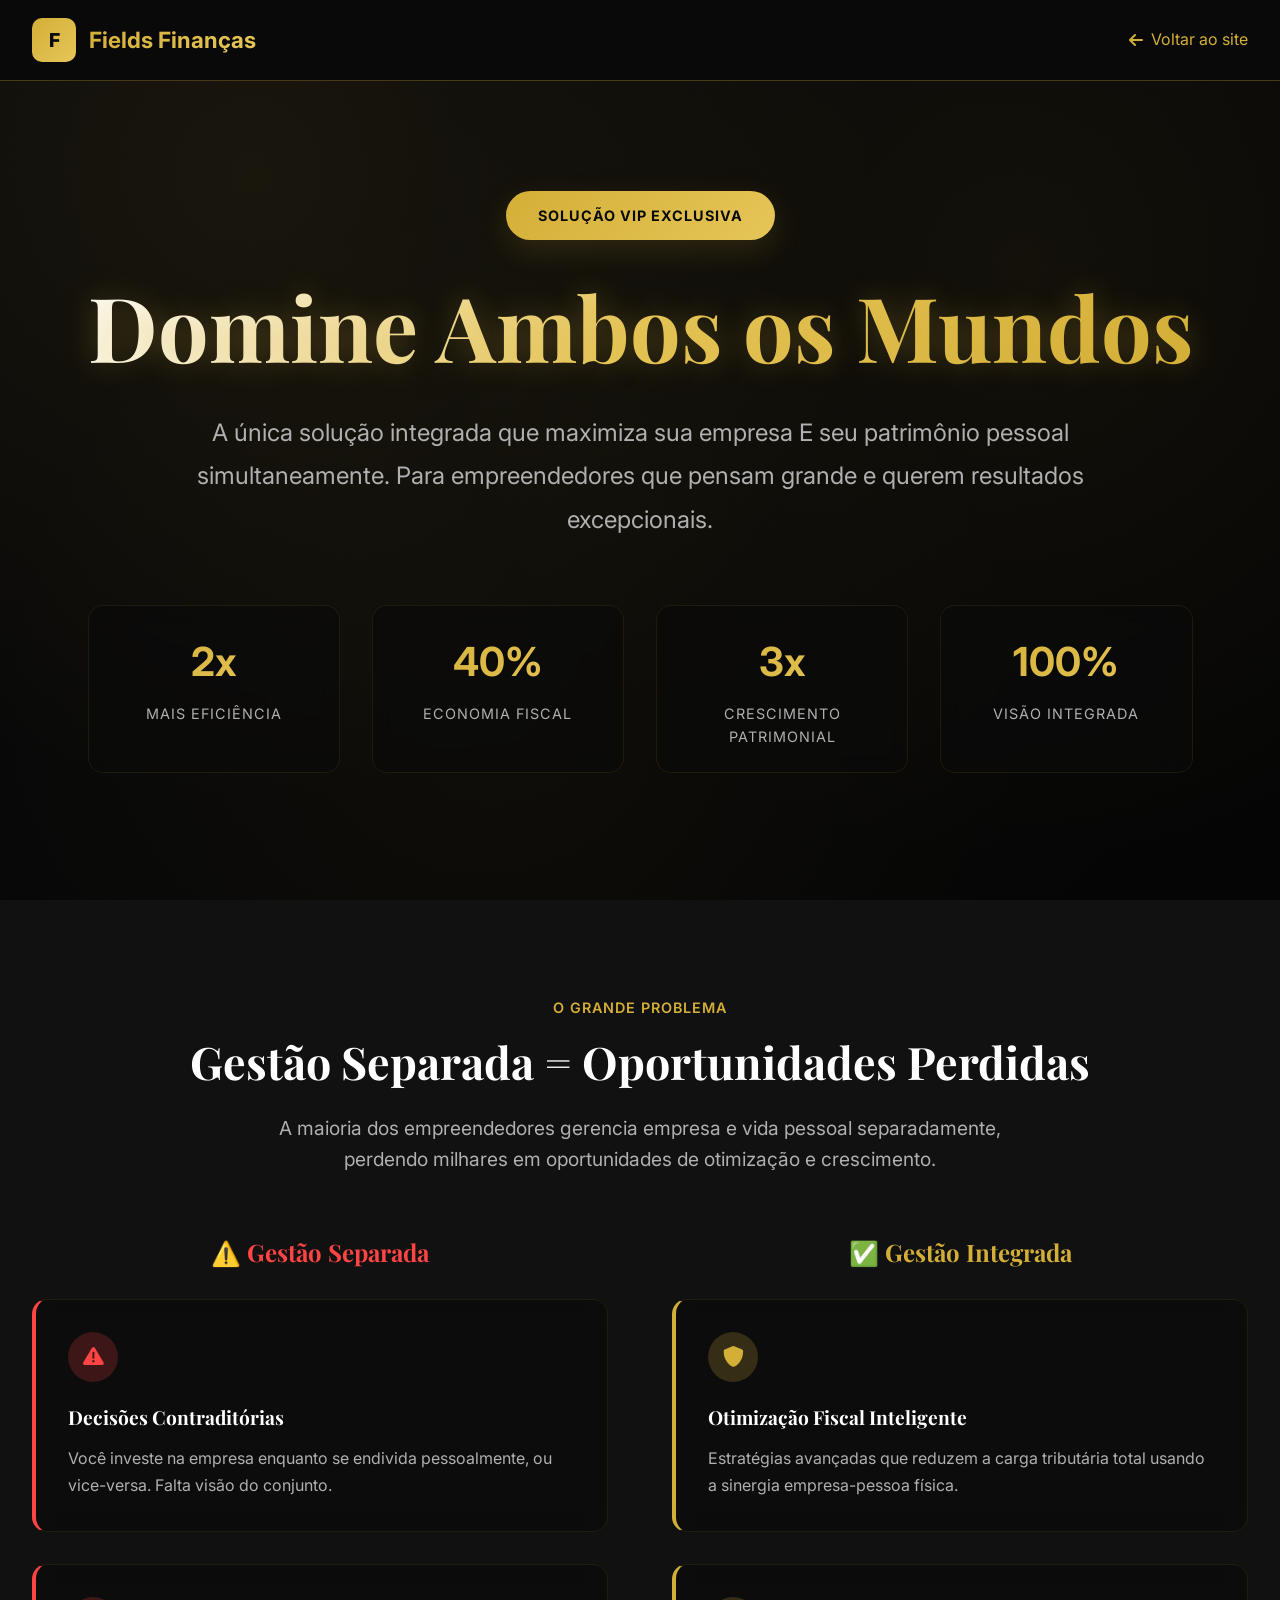
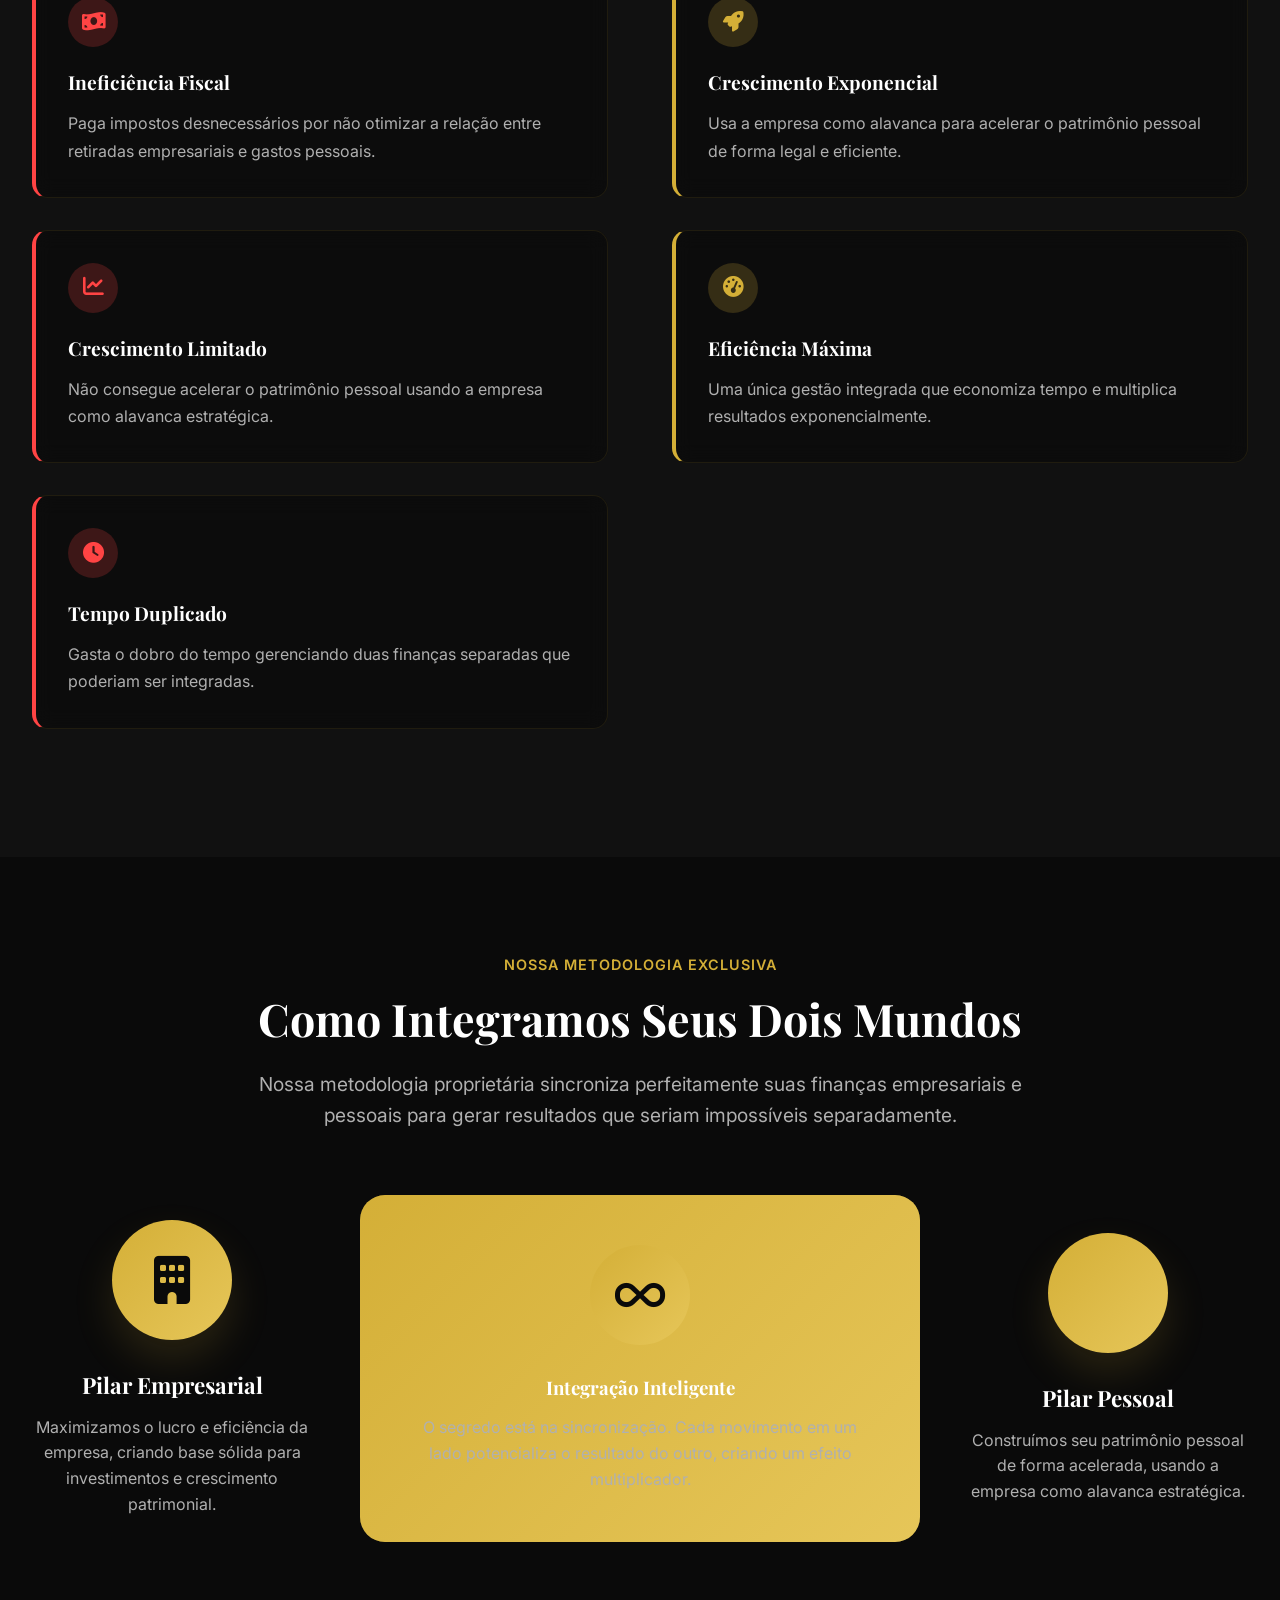
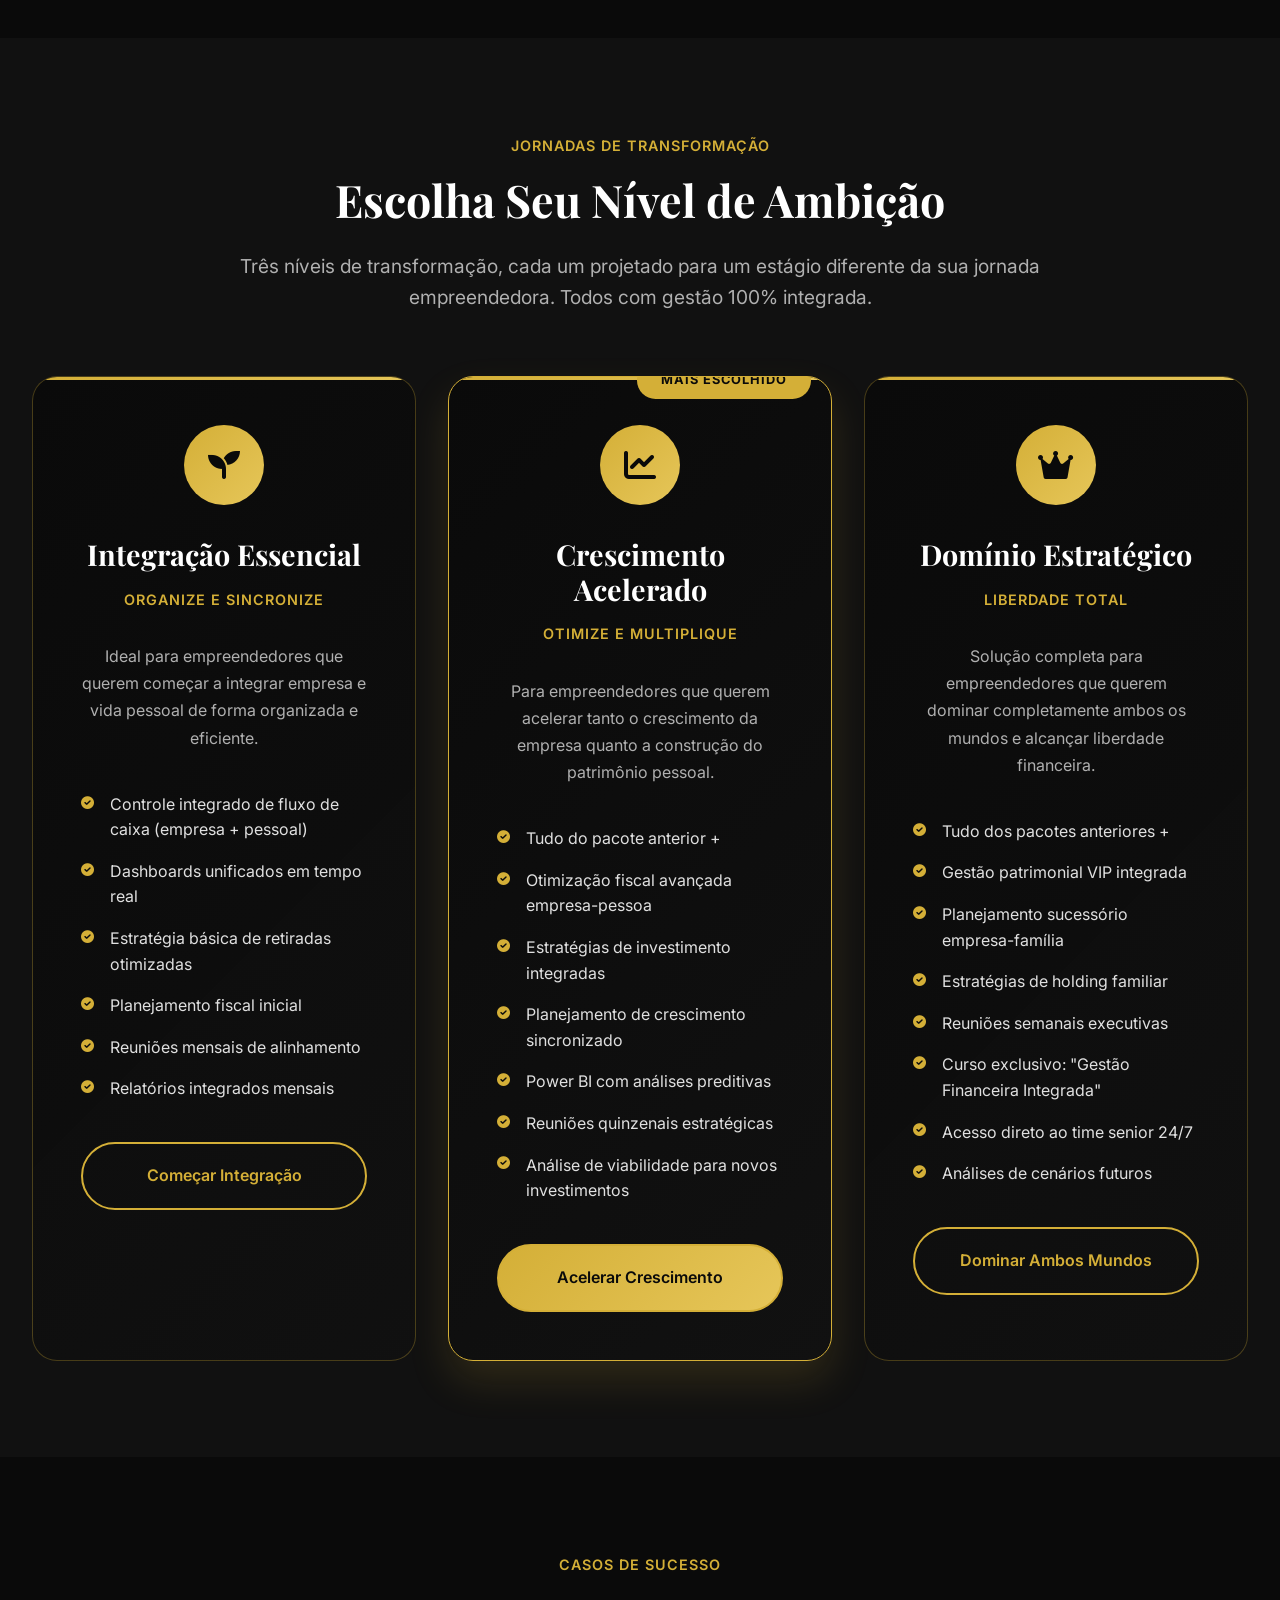
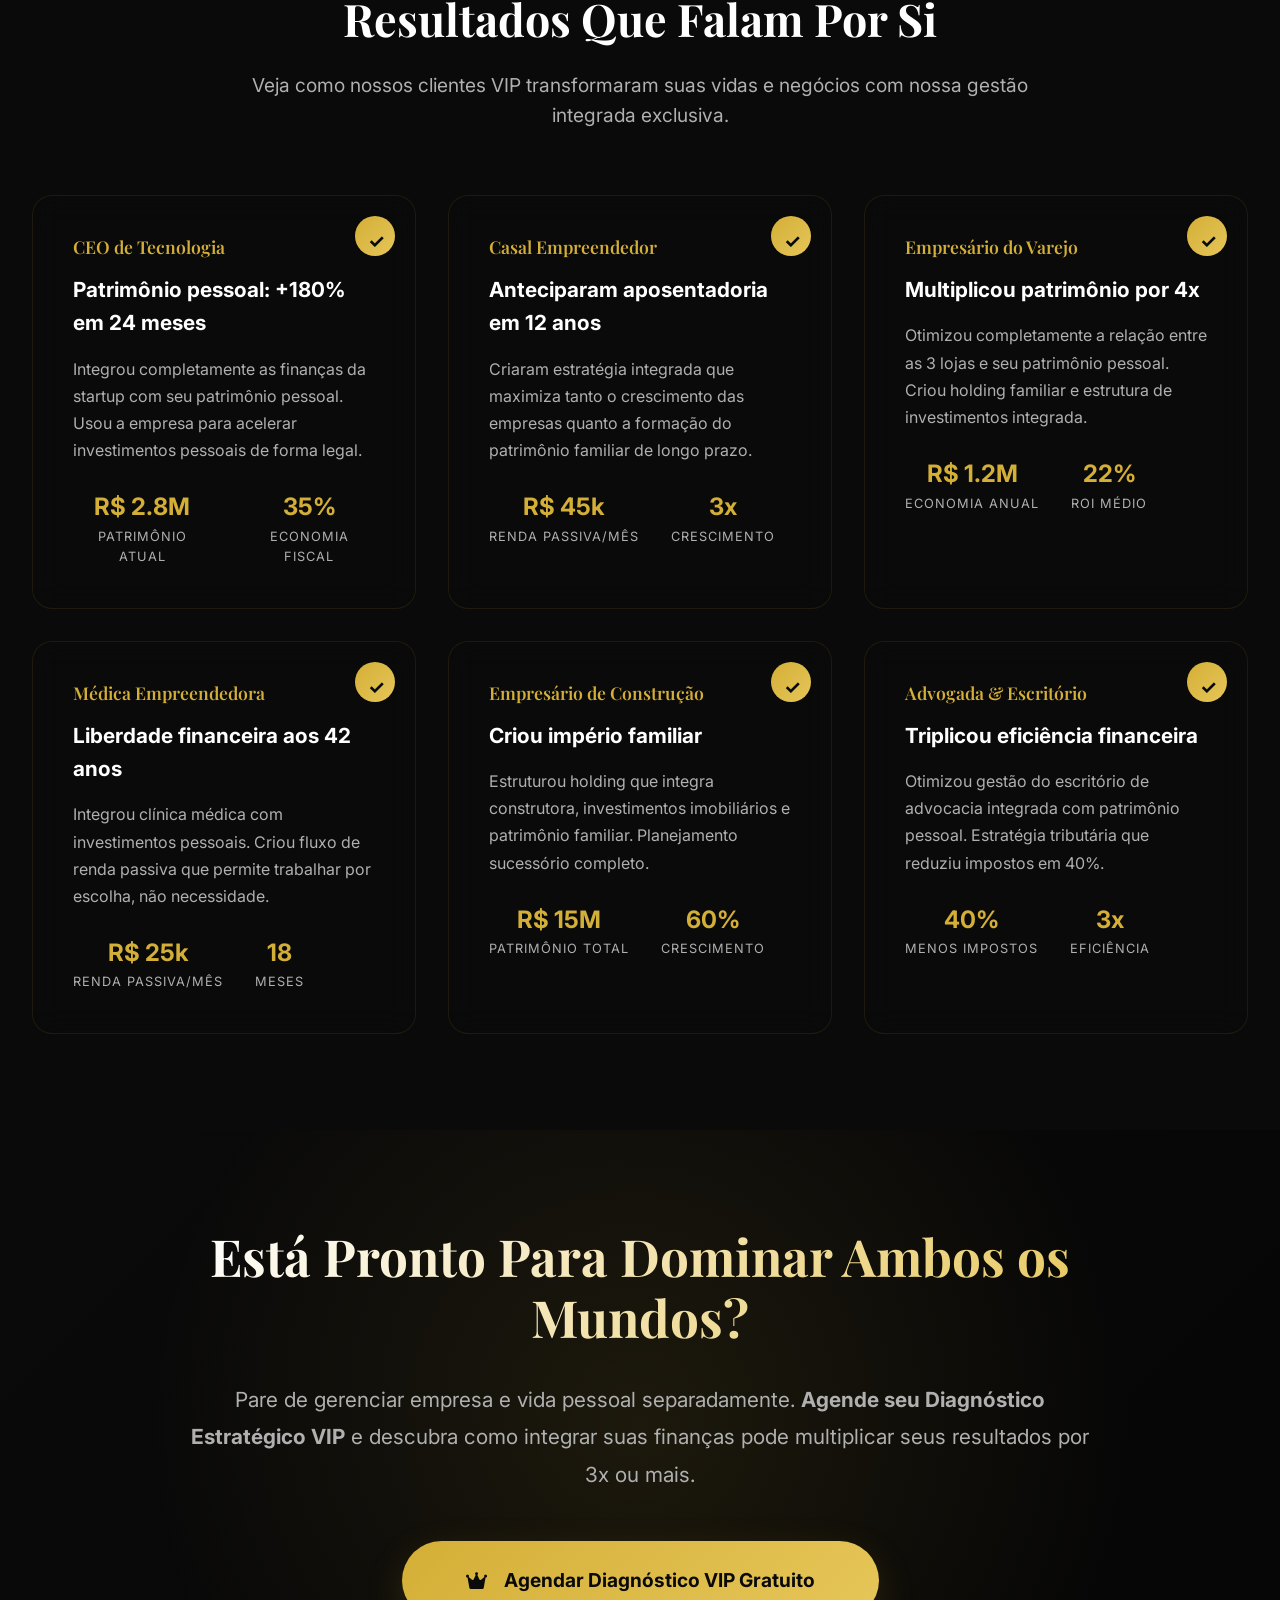
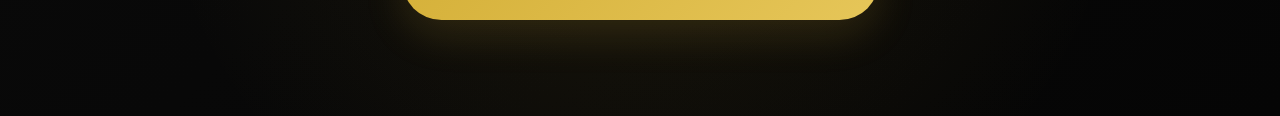
<file: pessoal.html>
<!DOCTYPE html>
<html lang="pt-BR">
<head>
    <meta charset="UTF-8">
    <meta name="viewport" content="width=device-width, initial-scale=1.0">
    <title>Gestão Integrada - Fields Finanças</title>
    <link href="https://fonts.googleapis.com/css2?family=Playfair+Display:wght@400;700&family=Inter:wght@300;400;500;600;700&display=swap" rel="stylesheet">
    <link href="https://cdnjs.cloudflare.com/ajax/libs/font-awesome/6.0.0/css/all.min.css" rel="stylesheet">
    <link rel="stylesheet" href="pessoal.css">
</head>
<body>
    <!-- HEADER -->
    <header class="header">
        <div class="nav-content">
            <a href="#" class="logo">
                <div class="logo-icon">F</div>
                <span class="logo-text">Fields Finanças</span>
            </a>
            <a href="#" class="back-button">
                <i class="fas fa-arrow-left"></i>
                Voltar ao site
            </a>
        </div>
    </header>

    <!-- HERO SECTION VIP - Para empreendedores visionários -->
    <section class="hero">
        <div class="container">
            <div class="hero-content fade-in-up">
                <div class="hero-badge">Solução VIP Exclusiva</div>
                <h1>Domine Ambos os Mundos</h1>
                <p class="hero-subtitle">
                    A única solução integrada que maximiza sua empresa E seu patrimônio pessoal simultaneamente. 
                    Para empreendedores que pensam grande e querem resultados excepcionais.
                </p>
                
                <div class="hero-stats">
                    <div class="stat-item">
                        <div class="stat-number">2x</div>
                        <div class="stat-label">Mais Eficiência</div>
                    </div>
                    <div class="stat-item">
                        <div class="stat-number">40%</div>
                        <div class="stat-label">Economia Fiscal</div>
                    </div>
                    <div class="stat-item">
                        <div class="stat-number">3x</div>
                        <div class="stat-label">Crescimento Patrimonial</div>
                    </div>
                    <div class="stat-item">
                        <div class="stat-number">100%</div>
                        <div class="stat-label">Visão Integrada</div>
                    </div>
                </div>
            </div>
        </div>
    </section>

    <!-- SEÇÃO DE PROBLEMAS - O que acontece quando não se tem visão integrada -->
    <section class="problems-section">
        <div class="container">
            <div class="section-header reveal">
                <div class="section-tag">O Grande Problema</div>
                <h2 class="section-title">Gestão Separada = Oportunidades Perdidas</h2>
                <p class="section-description">
                    A maioria dos empreendedores gerencia empresa e vida pessoal separadamente, 
                    perdendo milhares em oportunidades de otimização e crescimento.
                </p>
            </div>

            <div class="problems-grid">
                <!-- COLUNA DOS PROBLEMAS -->
                <div class="problems-column">
                    <h3 style="color: #ff4444; text-align: center; margin-bottom: 2rem; font-size: 1.5rem;">⚠️ Gestão Separada</h3>
                    
                    <div class="problem-item reveal">
                        <div class="item-icon">
                            <i class="fas fa-exclamation-triangle"></i>
                        </div>
                        <h4 class="item-title">Decisões Contraditórias</h4>
                        <p class="item-description">
                            Você investe na empresa enquanto se endivida pessoalmente, ou vice-versa. 
                            Falta visão do conjunto.
                        </p>
                    </div>

                    <div class="problem-item reveal">
                        <div class="item-icon">
                            <i class="fas fa-money-bill-wave"></i>
                        </div>
                        <h4 class="item-title">Ineficiência Fiscal</h4>
                        <p class="item-description">
                            Paga impostos desnecessários por não otimizar a relação entre 
                            retiradas empresariais e gastos pessoais.
                        </p>
                    </div>

                    <div class="problem-item reveal">
                        <div class="item-icon">
                            <i class="fas fa-chart-line"></i>
                        </div>
                        <h4 class="item-title">Crescimento Limitado</h4>
                        <p class="item-description">
                            Não consegue acelerar o patrimônio pessoal usando a empresa 
                            como alavanca estratégica.
                        </p>
                    </div>

                    <div class="problem-item reveal">
                        <div class="item-icon">
                            <i class="fas fa-clock"></i>
                        </div>
                        <h4 class="item-title">Tempo Duplicado</h4>
                        <p class="item-description">
                            Gasta o dobro do tempo gerenciando duas finanças separadas 
                            que poderiam ser integradas.
                        </p>
                    </div>
                </div>

                <!-- COLUNA DAS SOLUÇÕES -->
                <div class="solutions-column">
                    <h3 style="color: var(--primary-gold); text-align: center; margin-bottom: 2rem; font-size: 1.5rem;">✅ Gestão Integrada</h3>
                    
                    <div class="solution-item reveal">
                        <div class="item-icon">
                            <i class="fas fa-shield-alt"></i>
                        </div>
                        <h4 class="item-title">Otimização Fiscal Inteligente</h4>
                        <p class="item-description">
                            Estratégias avançadas que reduzem a carga tributária total 
                            usando a sinergia empresa-pessoa física.
                        </p>
                    </div>

                    <div class="solution-item reveal">
                        <div class="item-icon">
                            <i class="fas fa-rocket"></i>
                        </div>
                        <h4 class="item-title">Crescimento Exponencial</h4>
                        <p class="item-description">
                            Usa a empresa como alavanca para acelerar o patrimônio pessoal 
                            de forma legal e eficiente.
                        </p>
                    </div>

                    <div class="solution-item reveal">
                        <div class="item-icon">
                            <i class="fas fa-tachometer-alt"></i>
                        </div>
                        <h4 class="item-title">Eficiência Máxima</h4>
                        <p class="item-description">
                            Uma única gestão integrada que economiza tempo e multiplica 
                            resultados exponencialmente.
                        </p>
                    </div>
                </div>
            </div>
        </div>
    </section>

    <!-- SEÇÃO DE METODOLOGIA INTEGRADA - Como funciona a gestão dupla -->
    <section class="methodology-section">
        <div class="container">
            <div class="section-header reveal">
                <div class="section-tag">Nossa Metodologia Exclusiva</div>
                <h2 class="section-title">Como Integramos Seus Dois Mundos</h2>
                <p class="section-description">
                    Nossa metodologia proprietária sincroniza perfeitamente suas finanças empresariais 
                    e pessoais para gerar resultados que seriam impossíveis separadamente.
                </p>
            </div>

            <div class="methodology-visual">
                <!-- PILAR EMPRESARIAL -->
                <div class="side-pillar reveal">
                    <div class="pillar-icon">
                        <i class="fas fa-building"></i>
                    </div>
                    <h3 class="pillar-title">Pilar Empresarial</h3>
                    <p class="pillar-description">
                        Maximizamos o lucro e eficiência da empresa, criando base sólida 
                        para investimentos e crescimento patrimonial.
                    </p>
                </div>

                <!-- CENTRO - INTEGRAÇÃO -->
                <div class="integration-center reveal">
                    <div class="integration-icon">
                        <i class="fas fa-infinity"></i>
                    </div>
                    <h3 style="color: var(--text-white); margin-bottom: 1rem;">Integração Inteligente</h3>
                    <p style="color: var(--text-gray);">
                        O segredo está na sincronização. Cada movimento em um lado 
                        potencializa o resultado do outro, criando um efeito multiplicador.
                    </p>
                </div>

                <!-- PILAR PESSOAL -->
                <div class="side-pillar reveal">
                    <div class="pillar-icon">
                        <i class="fas fa-user-crown"></i>
                    </div>
                    <h3 class="pillar-title">Pilar Pessoal</h3>
                    <p class="pillar-description">
                        Construímos seu patrimônio pessoal de forma acelerada, 
                        usando a empresa como alavanca estratégica.
                    </p>
                </div>
            </div>
        </div>
    </section>

    <!-- SEÇÃO DE PACOTES VIP - Diferentes níveis de transformação -->
    <section class="packages-section">
        <div class="container">
            <div class="section-header reveal">
                <div class="section-tag">Jornadas de Transformação</div>
                <h2 class="section-title">Escolha Seu Nível de Ambição</h2>
                <p class="section-description">
                    Três níveis de transformação, cada um projetado para um estágio diferente 
                    da sua jornada empreendedora. Todos com gestão 100% integrada.
                </p>
            </div>

            <div class="packages-grid">
                <!-- PACOTE BÁSICO -->
                <div class="package-card reveal">
                    <div class="package-icon">
                        <i class="fas fa-seedling"></i>
                    </div>
                    <h3 class="package-title">Integração Essencial</h3>
                    <div class="package-subtitle">Organize e Sincronize</div>
                    <p class="package-description">
                        Ideal para empreendedores que querem começar a integrar 
                        empresa e vida pessoal de forma organizada e eficiente.
                    </p>

                    <ul class="package-benefits">
                        <li><i class="fas fa-check-circle"></i> Controle integrado de fluxo de caixa (empresa + pessoal)</li>
                        <li><i class="fas fa-check-circle"></i> Dashboards unificados em tempo real</li>
                        <li><i class="fas fa-check-circle"></i> Estratégia básica de retiradas otimizadas</li>
                        <li><i class="fas fa-check-circle"></i> Planejamento fiscal inicial</li>
                        <li><i class="fas fa-check-circle"></i> Reuniões mensais de alinhamento</li>
                        <li><i class="fas fa-check-circle"></i> Relatórios integrados mensais</li>
                    </ul>

                    <a href="#" class="package-cta">Começar Integração</a>
                </div>

                <!-- PACOTE INTERMEDIÁRIO - MAIS ESCOLHIDO -->
                <div class="package-card featured reveal">
                    <div class="package-icon">
                        <i class="fas fa-chart-line"></i>
                    </div>
                    <h3 class="package-title">Crescimento Acelerado</h3>
                    <div class="package-subtitle">Otimize e Multiplique</div>
                    <p class="package-description">
                        Para empreendedores que querem acelerar tanto o crescimento 
                        da empresa quanto a construção do patrimônio pessoal.
                    </p>

                    <ul class="package-benefits">
                        <li><i class="fas fa-check-circle"></i> Tudo do pacote anterior +</li>
                        <li><i class="fas fa-check-circle"></i> Otimização fiscal avançada empresa-pessoa</li>
                        <li><i class="fas fa-check-circle"></i> Estratégias de investimento integradas</li>
                        <li><i class="fas fa-check-circle"></i> Planejamento de crescimento sincronizado</li>
                        <li><i class="fas fa-check-circle"></i> Power BI com análises preditivas</li>
                        <li><i class="fas fa-check-circle"></i> Reuniões quinzenais estratégicas</li>
                        <li><i class="fas fa-check-circle"></i> Análise de viabilidade para novos investimentos</li>
                    </ul>

                    <a href="#" class="package-cta">Acelerar Crescimento</a>
                </div>

                <!-- PACOTE PREMIUM -->
                <div class="package-card reveal">
                    <div class="package-icon">
                        <i class="fas fa-crown"></i>
                    </div>
                    <h3 class="package-title">Domínio Estratégico</h3>
                    <div class="package-subtitle">Liberdade Total</div>
                    <p class="package-description">
                        Solução completa para empreendedores que querem dominar 
                        completamente ambos os mundos e alcançar liberdade financeira.
                    </p>

                    <ul class="package-benefits">
                        <li><i class="fas fa-check-circle"></i> Tudo dos pacotes anteriores +</li>
                        <li><i class="fas fa-check-circle"></i> Gestão patrimonial VIP integrada</li>
                        <li><i class="fas fa-check-circle"></i> Planejamento sucessório empresa-família</li>
                        <li><i class="fas fa-check-circle"></i> Estratégias de holding familiar</li>
                        <li><i class="fas fa-check-circle"></i> Reuniões semanais executivas</li>
                        <li><i class="fas fa-check-circle"></i> Curso exclusivo: "Gestão Financeira Integrada"</li>
                        <li><i class="fas fa-check-circle"></i> Acesso direto ao time senior 24/7</li>
                        <li><i class="fas fa-check-circle"></i> Análises de cenários futuros</li>
                    </ul>

                    <a href="#" class="package-cta">Dominar Ambos Mundos</a>
                </div>
            </div>
        </div>
    </section>

    <!-- SEÇÃO DE CASES DE SUCESSO - Resultados reais de clientes VIP -->
    <section class="success-cases-section">
        <div class="container">
            <div class="section-header reveal">
                <div class="section-tag">Casos de Sucesso</div>
                <h2 class="section-title">Resultados Que Falam Por Si</h2>
                <p class="section-description">
                    Veja como nossos clientes VIP transformaram suas vidas e negócios 
                    com nossa gestão integrada exclusiva.
                </p>
            </div>

            <div class="cases-grid">
                <div class="case-card reveal">
                    <h4 class="case-title">CEO de Tecnologia</h4>
                    <div class="case-result">Patrimônio pessoal: +180% em 24 meses</div>
                    <p class="case-description">
                        Integrou completamente as finanças da startup com seu patrimônio pessoal. 
                        Usou a empresa para acelerar investimentos pessoais de forma legal.
                    </p>
                    <div class="case-metrics">
                        <div class="metric">
                            <div class="metric-value">R$ 2.8M</div>
                            <div class="metric-label">Patrimônio Atual</div>
                        </div>
                        <div class="metric">
                            <div class="metric-value">35%</div>
                            <div class="metric-label">Economia Fiscal</div>
                        </div>
                    </div>
                </div>

                <div class="case-card reveal">
                    <h4 class="case-title">Casal Empreendedor</h4>
                    <div class="case-result">Anteciparam aposentadoria em 12 anos</div>
                    <p class="case-description">
                        Criaram estratégia integrada que maximiza tanto o crescimento das empresas 
                        quanto a formação do patrimônio familiar de longo prazo.
                    </p>
                    <div class="case-metrics">
                        <div class="metric">
                            <div class="metric-value">R$ 45k</div>
                            <div class="metric-label">Renda Passiva/Mês</div>
                        </div>
                        <div class="metric">
                            <div class="metric-value">3x</div>
                            <div class="metric-label">Crescimento</div>
                        </div>
                    </div>
                </div>

                <div class="case-card reveal">
                    <h4 class="case-title">Empresário do Varejo</h4>
                    <div class="case-result">Multiplicou patrimônio por 4x</div>
                    <p class="case-description">
                        Otimizou completamente a relação entre as 3 lojas e seu patrimônio pessoal. 
                        Criou holding familiar e estrutura de investimentos integrada.
                    </p>
                    <div class="case-metrics">
                        <div class="metric">
                            <div class="metric-value">R$ 1.2M</div>
                            <div class="metric-label">Economia Anual</div>
                        </div>
                        <div class="metric">
                            <div class="metric-value">22%</div>
                            <div class="metric-label">ROI Médio</div>
                        </div>
                    </div>
                </div>

                <div class="case-card reveal">
                    <h4 class="case-title">Médica Empreendedora</h4>
                    <div class="case-result">Liberdade financeira aos 42 anos</div>
                    <p class="case-description">
                        Integrou clínica médica com investimentos pessoais. Criou fluxo de renda 
                        passiva que permite trabalhar por escolha, não necessidade.
                    </p>
                    <div class="case-metrics">
                        <div class="metric">
                            <div class="metric-value">R$ 25k</div>
                            <div class="metric-label">Renda Passiva/Mês</div>
                        </div>
                        <div class="metric">
                            <div class="metric-value">18</div>
                            <div class="metric-label">Meses</div>
                        </div>
                    </div>
                </div>

                <div class="case-card reveal">
                    <h4 class="case-title">Empresário de Construção</h4>
                    <div class="case-result">Criou império familiar</div>
                    <p class="case-description">
                        Estruturou holding que integra construtora, investimentos imobiliários 
                        e patrimônio familiar. Planejamento sucessório completo.
                    </p>
                    <div class="case-metrics">
                        <div class="metric">
                            <div class="metric-value">R$ 15M</div>
                            <div class="metric-label">Patrimônio Total</div>
                        </div>
                        <div class="metric">
                            <div class="metric-value">60%</div>
                            <div class="metric-label">Crescimento</div>
                        </div>
                    </div>
                </div>

                <div class="case-card reveal">
                    <h4 class="case-title">Advogada & Escritório</h4>
                    <div class="case-result">Triplicou eficiência financeira</div>
                    <p class="case-description">
                        Otimizou gestão do escritório de advocacia integrada com patrimônio pessoal. 
                        Estratégia tributária que reduziu impostos em 40%.
                    </p>
                    <div class="case-metrics">
                        <div class="metric">
                            <div class="metric-value">40%</div>
                            <div class="metric-label">Menos Impostos</div>
                        </div>
                        <div class="metric">
                            <div class="metric-value">3x</div>
                            <div class="metric-label">Eficiência</div>
                        </div>
                    </div>
                </div>
            </div>
        </div>
    </section>

    <!-- CALL TO ACTION FINAL VIP -->
    <section class="final-cta-section">
        <div class="container">
            <div class="cta-content reveal">
                <h2 class="cta-title">Está Pronto Para Dominar Ambos os Mundos?</h2>
                <p class="cta-description">
                    Pare de gerenciar empresa e vida pessoal separadamente. 
                    <strong>Agende seu Diagnóstico Estratégico VIP</strong> e descubra como integrar 
                    suas finanças pode multiplicar seus resultados por 3x ou mais.
                </p>
                <a href="#" class="vip-cta">
                    <i class="fas fa-crown"></i>
                    Agendar Diagnóstico VIP Gratuito
                </a>
            </div>
        </div>
    </section>

    <script src="pessoal.js"></script>
</body>
</html>
</file>
<file: pessoal.css>
/* VARIÁVEIS GLOBAIS - Padrão premium Fields */
        :root {
            --primary-gold: #D4AF37;
            --primary-gold-light: #E6C659;
            --primary-gold-dark: #B59530;
            --bg-dark: #0A0A0A;
            --bg-dark-secondary: #111111;
            --bg-darker: #050505;
            --text-white: #FFFFFF;
            --text-gray: #B0B0B0;
            --text-light-gray: #E0E0E0;
            --border-gold: rgba(212, 175, 55, 0.3);
            --shadow-gold: rgba(212, 175, 55, 0.15);
            --glass-bg: rgba(10, 10, 10, 0.7);
            --glass-border: rgba(212, 175, 55, 0.1);
            --transition: all 0.4s cubic-bezier(0.645, 0.045, 0.355, 1);
            --gradient-gold: linear-gradient(135deg, var(--primary-gold) 0%, var(--primary-gold-light) 100%);
        }

        /* RESET */
        * {
            margin: 0;
            padding: 0;
            box-sizing: border-box;
        }

        body {
            font-family: 'Inter', sans-serif;
            background-color: var(--bg-dark);
            color: var(--text-white);
            line-height: 1.6;
            overflow-x: hidden;
            scroll-behavior: smooth;
        }

        h1, h2, h3, h4, h5, h6 {
            font-family: 'Playfair Display', serif;
            font-weight: 700;
            line-height: 1.2;
        }

        .container {
            max-width: 1400px;
            margin: 0 auto;
            padding: 0 2rem;
        }

        /* HEADER */
        .header {
            position: fixed;
            top: 0;
            left: 0;
            width: 100%;
            z-index: 1000;
            background: rgba(10, 10, 10, 0.98);
            backdrop-filter: blur(20px);
            border-bottom: 1px solid var(--border-gold);
        }

        .nav-content {
            display: flex;
            justify-content: space-between;
            align-items: center;
            height: 80px;
            padding: 0 2rem;
            max-width: 1400px;
            margin: 0 auto;
        }

        .logo {
            display: flex;
            align-items: center;
            gap: 0.8rem;
            color: var(--text-white);
            text-decoration: none;
        }

        .logo-icon {
            width: 44px;
            height: 44px;
            background: var(--gradient-gold);
            color: var(--bg-dark);
            border-radius: 10px;
            display: flex;
            align-items: center;
            justify-content: center;
            font-weight: 800;
            font-size: 1.2rem;
        }

        .logo-text {
            font-size: 1.4rem;
            background: var(--gradient-gold);
            -webkit-background-clip: text;
            background-clip: text;
            color: transparent;
            font-weight: 700;
        }

        .back-button {
            display: flex;
            align-items: center;
            gap: 0.5rem;
            color: var(--primary-gold);
            text-decoration: none;
            transition: var(--transition);
        }

        .back-button:hover {
            color: var(--primary-gold-light);
            transform: translateX(-5px);
        }

        /* HERO SECTION VIP - Para empreendedores visionários */
        .hero {
            min-height: 100vh;
            display: flex;
            align-items: center;
            padding: 8rem 0 4rem;
            background: linear-gradient(135deg, var(--bg-dark) 0%, var(--bg-darker) 100%);
            position: relative;
            overflow: hidden;
        }

        /* Efeito de partículas mais intenso para VIP */
        .hero::before {
            content: '';
            position: absolute;
            top: 0;
            left: 0;
            width: 100%;
            height: 100%;
            background: 
                radial-gradient(circle at 20% 20%, rgba(212, 175, 55, 0.08) 0%, transparent 50%),
                radial-gradient(circle at 80% 30%, rgba(212, 175, 55, 0.06) 0%, transparent 50%),
                radial-gradient(circle at 40% 80%, rgba(212, 175, 55, 0.04) 0%, transparent 50%);
            pointer-events: none;
        }

        .hero-content {
            text-align: center;
            position: relative;
            z-index: 2;
        }

        .hero-badge {
            display: inline-block;
            background: var(--gradient-gold);
            color: var(--bg-dark);
            padding: 0.8rem 2rem;
            border-radius: 50px;
            font-size: 0.9rem;
            font-weight: 700;
            letter-spacing: 1px;
            text-transform: uppercase;
            margin-bottom: 2rem;
            box-shadow: 0 10px 30px var(--shadow-gold);
        }

        .hero h1 {
            font-size: clamp(3.5rem, 7vw, 6rem);
            margin-bottom: 2rem;
            background: linear-gradient(135deg, var(--text-white) 0%, var(--primary-gold-light) 50%, var(--primary-gold) 100%);
            -webkit-background-clip: text;
            background-clip: text;
            color: transparent;
            text-shadow: 0 0 30px rgba(212, 175, 55, 0.3);
        }

        .hero-subtitle {
            font-size: 1.5rem;
            color: var(--text-gray);
            margin-bottom: 3rem;
            max-width: 900px;
            margin-left: auto;
            margin-right: auto;
            line-height: 1.8;
        }

        /* Stats impressionantes no hero */
        .hero-stats {
            display: grid;
            grid-template-columns: repeat(auto-fit, minmax(200px, 1fr));
            gap: 2rem;
            margin-top: 4rem;
        }

        .stat-item {
            text-align: center;
            padding: 1.5rem;
            background: var(--glass-bg);
            border: 1px solid var(--glass-border);
            border-radius: 15px;
            backdrop-filter: blur(10px);
            transition: var(--transition);
        }

        .stat-item:hover {
            transform: translateY(-5px);
            border-color: var(--border-gold);
        }

        .stat-number {
            font-size: 2.5rem;
            font-weight: 700;
            background: var(--gradient-gold);
            -webkit-background-clip: text;
            background-clip: text;
            color: transparent;
            margin-bottom: 0.5rem;
        }

        .stat-label {
            color: var(--text-gray);
            font-size: 0.9rem;
            text-transform: uppercase;
            letter-spacing: 1px;
        }

        /* SEÇÃO DE PROBLEMAS - O que acontece quando não se tem visão integrada */
        .problems-section {
            padding: 6rem 0;
            background: var(--bg-dark-secondary);
        }

        .section-header {
            text-align: center;
            margin-bottom: 4rem;
        }

        .section-tag {
            color: var(--primary-gold);
            font-size: 0.9rem;
            font-weight: 600;
            letter-spacing: 1px;
            text-transform: uppercase;
            margin-bottom: 1rem;
        }

        .section-title {
            font-size: 2.8rem;
            margin-bottom: 1.5rem;
        }

        .section-description {
            color: var(--text-gray);
            max-width: 800px;
            margin: 0 auto;
            font-size: 1.2rem;
        }

        /* Grid de problemas vs soluções */
        .problems-grid {
            display: grid;
            grid-template-columns: 1fr 1fr;
            gap: 4rem;
            margin-top: 4rem;
        }

        .problems-column {
            space-y: 2rem;
        }

        .problem-item, .solution-item {
            background: var(--glass-bg);
            border: 1px solid var(--glass-border);
            border-radius: 15px;
            padding: 2rem;
            backdrop-filter: blur(10px);
            margin-bottom: 2rem;
            transition: var(--transition);
        }

        .problem-item {
            border-left: 4px solid #ff4444;
        }

        .solution-item {
            border-left: 4px solid var(--primary-gold);
        }

        .problem-item:hover, .solution-item:hover {
            transform: translateY(-5px);
            box-shadow: 0 15px 40px rgba(0, 0, 0, 0.2);
        }

        .item-icon {
            width: 50px;
            height: 50px;
            border-radius: 50%;
            display: flex;
            align-items: center;
            justify-content: center;
            font-size: 1.3rem;
            margin-bottom: 1.5rem;
        }

        .problem-item .item-icon {
            background: rgba(255, 68, 68, 0.2);
            color: #ff4444;
        }

        .solution-item .item-icon {
            background: rgba(212, 175, 55, 0.2);
            color: var(--primary-gold);
        }

        .item-title {
            font-size: 1.2rem;
            margin-bottom: 1rem;
            color: var(--text-white);
        }

        .item-description {
            color: var(--text-gray);
            line-height: 1.7;
        }

        /* SEÇÃO DE METODOLOGIA INTEGRADA - Como funciona a gestão dupla */
        .methodology-section {
            padding: 6rem 0;
            background: var(--bg-dark);
        }

        .methodology-visual {
            display: grid;
            grid-template-columns: 1fr 2fr 1fr;
            gap: 3rem;
            align-items: center;
            margin-top: 4rem;
        }

        .side-pillar {
            text-align: center;
        }

        .pillar-icon {
            width: 120px;
            height: 120px;
            background: var(--gradient-gold);
            color: var(--bg-dark);
            border-radius: 50%;
            display: flex;
            align-items: center;
            justify-content: center;
            font-size: 3rem;
            margin: 0 auto 2rem;
            box-shadow: 0 20px 40px var(--shadow-gold);
        }

        .pillar-title {
            font-size: 1.4rem;
            margin-bottom: 1rem;
            color: var(--text-white);
        }

        .pillar-description {
            color: var(--text-gray);
        }

        /* Centro da metodologia - Integração */
        .integration-center {
            text-align: center;
            position: relative;
            padding: 3rem;
            background: linear-gradient(135deg, var(--glass-bg) 0%, rgba(17, 17, 17, 0.8) 100%);
            border: 2px solid var(--border-gold);
            border-radius: 25px;
            backdrop-filter: blur(15px);
        }

        .integration-center::before {
            content: '';
            position: absolute;
            top: -2px;
            left: -2px;
            right: -2px;
            bottom: -2px;
            background: var(--gradient-gold);
            border-radius: 25px;
            z-index: -1;
            animation: pulse-border 3s infinite;
        }

        @keyframes pulse-border {
            0%, 100% { opacity: 0.3; }
            50% { opacity: 0.8; }
        }

        .integration-icon {
            width: 100px;
            height: 100px;
            background: var(--gradient-gold);
            color: var(--bg-dark);
            border-radius: 50%;
            display: flex;
            align-items: center;
            justify-content: center;
            font-size: 2.5rem;
            margin: 0 auto 2rem;
        }

        /* SEÇÃO DE PACOTES VIP - Diferentes níveis de transformação */
        .packages-section {
            padding: 6rem 0;
            background: var(--bg-dark-secondary);
        }

        .packages-grid {
            display: grid;
            grid-template-columns: repeat(auto-fit, minmax(350px, 1fr));
            gap: 2rem;
            margin-top: 4rem;
        }

        .package-card {
            background: linear-gradient(135deg, var(--bg-dark) 0%, rgba(17, 17, 17, 0.9) 100%);
            border: 1px solid var(--border-gold);
            border-radius: 25px;
            padding: 3rem;
            position: relative;
            overflow: hidden;
            transition: var(--transition);
            text-align: center;
        }

        .package-card::before {
            content: '';
            position: absolute;
            top: 0;
            left: 0;
            width: 100%;
            height: 3px;
            background: var(--gradient-gold);
        }

        .package-card:hover {
            transform: translateY(-15px);
            box-shadow: 0 30px 60px rgba(0, 0, 0, 0.4);
        }

        /* Badge especial para o pacote recomendado */
        .package-card.featured {
            border-color: var(--primary-gold);
            box-shadow: 0 20px 40px var(--shadow-gold);
            transform: translateY(-10px);
        }

        .package-card.featured::after {
            content: 'MAIS ESCOLHIDO';
            position: absolute;
            top: -15px;
            right: 20px;
            background: var(--primary-gold);
            color: var(--bg-dark);
            padding: 0.5rem 1.5rem;
            border-radius: 20px;
            font-size: 0.8rem;
            font-weight: 700;
            letter-spacing: 1px;
        }

        .package-icon {
            width: 80px;
            height: 80px;
            background: var(--gradient-gold);
            color: var(--bg-dark);
            border-radius: 50%;
            display: flex;
            align-items: center;
            justify-content: center;
            font-size: 2rem;
            margin: 0 auto 2rem;
        }

        .package-title {
            font-size: 1.8rem;
            margin-bottom: 1rem;
            color: var(--text-white);
        }

        .package-subtitle {
            color: var(--primary-gold);
            font-size: 0.9rem;
            font-weight: 600;
            text-transform: uppercase;
            letter-spacing: 1px;
            margin-bottom: 2rem;
        }

        .package-description {
            color: var(--text-gray);
            margin-bottom: 2.5rem;
            line-height: 1.7;
        }

        /* Lista premium de benefícios */
        .package-benefits {
            list-style: none;
            margin-bottom: 2.5rem;
            text-align: left;
        }

        .package-benefits li {
            display: flex;
            align-items: flex-start;
            gap: 1rem;
            margin-bottom: 1rem;
            color: var(--text-light-gray);
        }

        .package-benefits i {
            color: var(--primary-gold);
            font-size: 0.8rem;
            margin-top: 0.3rem;
        }

        .package-cta {
            display: block;
            padding: 1.2rem 2rem;
            background: transparent;
            border: 2px solid var(--primary-gold);
            color: var(--primary-gold);
            border-radius: 50px;
            text-decoration: none;
            font-weight: 600;
            transition: var(--transition);
        }

        .package-card.featured .package-cta {
            background: var(--gradient-gold);
            color: var(--bg-dark);
        }

        .package-cta:hover {
            background: var(--primary-gold);
            color: var(--bg-dark);
            transform: translateY(-3px);
            box-shadow: 0 10px 30px var(--shadow-gold);
        }

        /* SEÇÃO DE CASES DE SUCESSO - Resultados reais de clientes VIP */
        .success-cases-section {
            padding: 6rem 0;
            background: var(--bg-dark);
        }

        .cases-grid {
            display: grid;
            grid-template-columns: repeat(auto-fit, minmax(300px, 1fr));
            gap: 2rem;
            margin-top: 4rem;
        }

        .case-card {
            background: var(--glass-bg);
            border: 1px solid var(--glass-border);
            border-radius: 20px;
            padding: 2.5rem;
            backdrop-filter: blur(15px);
            transition: var(--transition);
            position: relative;
        }

        .case-card::before {
            content: '';
            position: absolute;
            top: 20px;
            right: 20px;
            width: 40px;
            height: 40px;
            background: var(--gradient-gold);
            border-radius: 50%;
            display: flex;
            align-items: center;
            justify-content: center;
        }

        .case-card::after {
            content: '✓';
            position: absolute;
            top: 30px;
            right: 30px;
            color: var(--bg-dark);
            font-weight: 700;
            font-size: 1.2rem;
        }

        .case-card:hover {
            transform: translateY(-10px);
            border-color: var(--border-gold);
        }

        .case-title {
            color: var(--primary-gold);
            font-size: 1.1rem;
            font-weight: 600;
            margin-bottom: 1rem;
        }

        .case-result {
            color: var(--text-white);
            font-size: 1.3rem;
            font-weight: 700;
            margin-bottom: 1rem;
        }

        .case-description {
            color: var(--text-gray);
            margin-bottom: 1.5rem;
            line-height: 1.7;
        }

        .case-metrics {
            display: flex;
            gap: 2rem;
            margin-top: 1.5rem;
        }

        .metric {
            text-align: center;
        }

        .metric-value {
            color: var(--primary-gold);
            font-size: 1.5rem;
            font-weight: 700;
        }

        .metric-label {
            color: var(--text-gray);
            font-size: 0.8rem;
            text-transform: uppercase;
            letter-spacing: 1px;
        }

        /* CALL TO ACTION FINAL VIP */
        .final-cta-section {
            padding: 6rem 0;
            background: linear-gradient(135deg, var(--bg-dark) 0%, var(--bg-darker) 100%);
            text-align: center;
            position: relative;
        }

        .final-cta-section::before {
            content: '';
            position: absolute;
            top: 0;
            left: 0;
            width: 100%;
            height: 100%;
            background: radial-gradient(circle at 50% 50%, rgba(212, 175, 55, 0.1) 0%, transparent 70%);
            pointer-events: none;
        }

        .cta-content {
            max-width: 900px;
            margin: 0 auto;
            position: relative;
            z-index: 2;
        }

        .cta-title {
            font-size: 3.2rem;
            margin-bottom: 2rem;
            background: linear-gradient(135deg, var(--text-white) 0%, var(--primary-gold-light) 100%);
            -webkit-background-clip: text;
            background-clip: text;
            color: transparent;
        }

        .cta-description {
            font-size: 1.3rem;
            color: var(--text-gray);
            margin-bottom: 3rem;
            line-height: 1.8;
        }

        .vip-cta {
            display: inline-flex;
            align-items: center;
            gap: 1rem;
            padding: 1.5rem 4rem;
            background: var(--gradient-gold);
            color: var(--bg-dark);
            border-radius: 50px;
            text-decoration: none;
            font-weight: 700;
            font-size: 1.2rem;
            transition: var(--transition);
            box-shadow: 0 15px 40px var(--shadow-gold);
        }

        .vip-cta:hover {
            transform: translateY(-8px);
            box-shadow: 0 25px 60px var(--shadow-gold);
        }

        /* ANIMAÇÕES */
        .reveal {
            opacity: 0;
            transform: translateY(30px);
            transition: all 0.8s ease-out;
        }

        .reveal.revealed {
            opacity: 1;
            transform: translateY(0);
        }

        .fade-in-up {
            animation: fadeInUp 1s ease-out;
        }

        @keyframes fadeInUp {
            from {
                opacity: 0;
                transform: translateY(40px);
            }
            to {
                opacity: 1;
                transform: translateY(0);
            }
        }

        /* RESPONSIVIDADE */
        @media (max-width: 1200px) {
            .methodology-visual {
                grid-template-columns: 1fr;
                gap: 3rem;
            }
            
            .integration-center {
                order: 2;
            }
        }

        @media (max-width: 992px) {
            .problems-grid {
                grid-template-columns: 1fr;
                gap: 2rem;
            }
        }

        @media (max-width: 768px) {
            .container {
                padding: 0 1rem;
            }

            .hero h1 {
                font-size: 2.8rem;
            }

            .hero-stats {
                grid-template-columns: repeat(2, 1fr);
            }

            .packages-grid {
                grid-template-columns: 1fr;
            }
        }

        @media (max-width: 480px) {
            .package-card {
                padding: 2rem;
            }

            .case-metrics {
                flex-direction: column;
                gap: 1rem;
            }
        }
</file>
